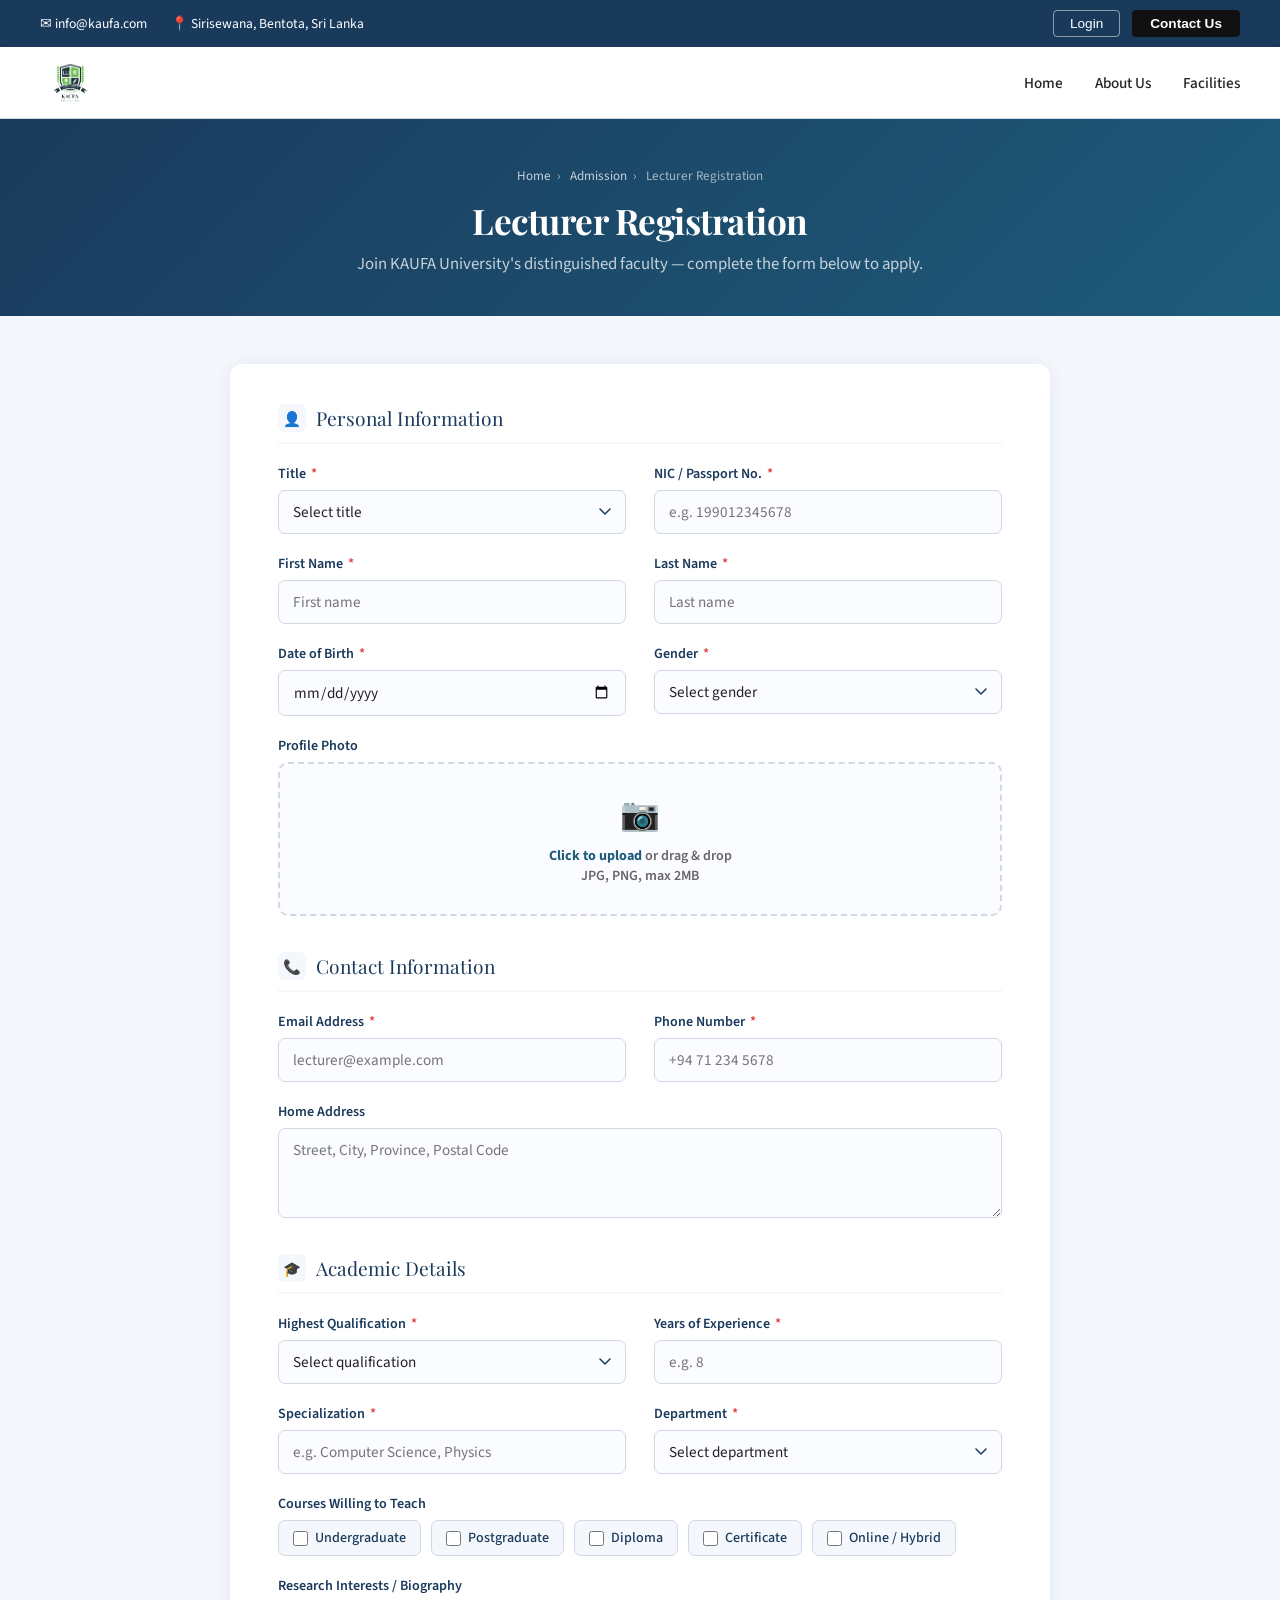
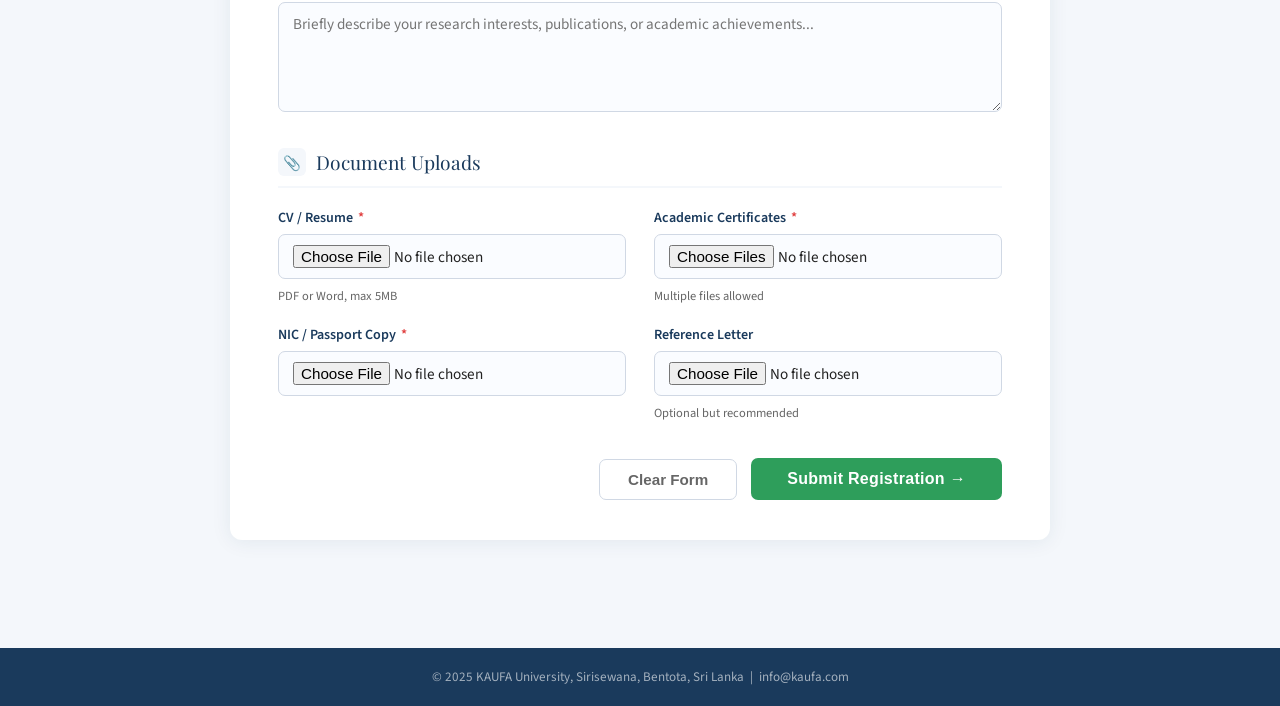
<file: lecadmission.html>
<!DOCTYPE html>
<html lang="en">

<head>
  <meta charset="UTF-8" />
  <meta name="viewport" content="width=device-width, initial-scale=1.0" />
  <title>Lecturer Registration – KAUFA University</title>
  <link
    href="https://fonts.googleapis.com/css2?family=Playfair+Display:wght@600;700&family=Source+Sans+3:wght@300;400;500;600&display=swap"
    rel="stylesheet" />
  <link rel="icon" type="image/png" href="2.png">
  <style>
    *,
    *::before,
    *::after {
      box-sizing: border-box;
      margin: 0;
      padding: 0;
    }

    :root {
      --navy: #1a3a5c;
      --teal: #1e5b7a;
      --green: #2e9e5b;
      --green-dark: #227a45;
      --light-bg: #f4f7fb;
      --text: #222;
      --muted: #666;
      --border: #d0d8e4;
    }

    body {
      font-family: 'Source Sans 3', sans-serif;
      background: var(--light-bg);
      color: var(--text);
      min-height: 100vh;
    }

    /* ── Top Bar ── */
    .topbar {
      background: var(--navy);
      color: #fff;
      font-size: 0.85rem;
      padding: 10px 40px;
      display: flex;
      justify-content: space-between;
      align-items: center;
    }

    .topbar .contact-info {
      display: flex;
      gap: 24px;
    }

    .topbar a {
      color: #fff;
      text-decoration: none;
    }

    .topbar .actions {
      display: flex;
      gap: 12px;
      align-items: center;
    }

    .topbar .btn-login {
      background: transparent;
      border: 1px solid rgba(255, 255, 255, 0.5);
      color: #fff;
      padding: 5px 16px;
      border-radius: 4px;
      cursor: pointer;
      font-size: 0.85rem;
    }

    .topbar .btn-contact {
      background: #111;
      color: #fff;
      border: none;
      padding: 6px 18px;
      border-radius: 4px;
      cursor: pointer;
      font-size: 0.85rem;
      font-weight: 600;
    }

    /* ── Navbar ── */
    nav {
      background: #fff;
      border-bottom: 1px solid var(--border);
      padding: 0 40px;
      display: flex;
      align-items: center;
      justify-content: space-between;
      height: 72px;
      box-shadow: 0 1px 6px rgba(0, 0, 0, 0.06);
    }

    .nav-logo {
      display: flex;
      align-items: center;
    }

    .logo-img {
      height: 60px;
      width: auto;
      display: block;
    }

    .nav-logo .logo-icon {
      width: 44px;
      height: 44px;
      background: url(1.png);
      border-radius: 8px;
      display: flex;
      align-items: center;
      justify-content: center;
      color: #fff;
      font-family: 'Playfair Display', serif;
      font-size: 1.1rem;
      font-weight: 700;
    }

    .nav-links {
      display: flex;
      gap: 32px;
    }

    .nav-links a {
      text-decoration: none;
      color: var(--text);
      font-size: 0.95rem;
      font-weight: 500;
      transition: color .2s;
    }

    .nav-links a:hover,
    .nav-links a.active {
      color: var(--navy);
      border-bottom: 2px solid var(--navy);
      padding-bottom: 2px;
    }

    .nav-search {
      display: flex;
      gap: 0;
    }

    .nav-search input {
      border: 1px solid var(--border);
      border-right: none;
      padding: 7px 14px;
      font-size: 0.9rem;
      border-radius: 4px 0 0 4px;
      outline: none;
    }

    .nav-search button {
      background: #fff;
      border: 1px solid var(--border);
      border-left: none;
      padding: 7px 16px;
      border-radius: 0 4px 4px 0;
      cursor: pointer;
      color: var(--navy);
      font-weight: 600;
      font-size: 0.9rem;
    }

    /* ── Page Hero ── */
    .page-hero {
      background: linear-gradient(135deg, var(--navy) 0%, var(--teal) 100%);
      color: #fff;
      padding: 48px 40px 40px;
      text-align: center;
    }

    .page-hero h1 {
      font-family: 'Playfair Display', serif;
      font-size: 2.2rem;
      letter-spacing: -0.5px;
    }

    .page-hero p {
      margin-top: 8px;
      color: rgba(255, 255, 255, 0.75);
      font-size: 1.05rem;
    }

    .breadcrumb {
      font-size: 0.82rem;
      color: rgba(255, 255, 255, 0.6);
      margin-bottom: 12px;
    }

    .breadcrumb a {
      color: rgba(255, 255, 255, 0.75);
      text-decoration: none;
    }

    .breadcrumb span {
      margin: 0 6px;
    }

    /* ── Main Content ── */
    .main {
      max-width: 860px;
      margin: 48px auto;
      padding: 0 20px 60px;
    }

    .card {
      background: #fff;
      border-radius: 12px;
      box-shadow: 0 2px 20px rgba(26, 58, 92, 0.08);
      padding: 40px 48px;
    }

    .section-title {
      font-family: 'Playfair Display', serif;
      font-size: 1.2rem;
      color: var(--navy);
      margin-bottom: 20px;
      padding-bottom: 10px;
      border-bottom: 2px solid var(--light-bg);
      display: flex;
      align-items: center;
      gap: 10px;
    }

    .section-title .icon {
      width: 28px;
      height: 28px;
      background: var(--light-bg);
      border-radius: 6px;
      display: flex;
      align-items: center;
      justify-content: center;
      font-size: 0.9rem;
    }

    .form-grid {
      display: grid;
      grid-template-columns: 1fr 1fr;
      gap: 20px 28px;
    }

    .form-grid .full {
      grid-column: 1 / -1;
    }

    .form-group {
      display: flex;
      flex-direction: column;
      gap: 6px;
    }

    label {
      font-size: 0.88rem;
      font-weight: 600;
      color: var(--navy);
    }

    label .req {
      color: #e03e3e;
      margin-left: 2px;
    }

    input,
    select,
    textarea {
      border: 1.5px solid var(--border);
      border-radius: 7px;
      padding: 10px 14px;
      font-size: 0.95rem;
      font-family: 'Source Sans 3', sans-serif;
      color: var(--text);
      background: #fafcff;
      transition: border-color .2s, box-shadow .2s;
      outline: none;
    }

    input:focus,
    select:focus,
    textarea:focus {
      border-color: var(--teal);
      box-shadow: 0 0 0 3px rgba(30, 91, 122, 0.1);
      background: #fff;
    }

    textarea {
      resize: vertical;
      min-height: 90px;
    }

    select {
      appearance: none;
      background-image: url("data:image/svg+xml,%3Csvg xmlns='http://www.w3.org/2000/svg' width='12' height='8' viewBox='0 0 12 8'%3E%3Cpath d='M1 1l5 5 5-5' stroke='%231a3a5c' stroke-width='1.5' fill='none' stroke-linecap='round'/%3E%3C/svg%3E");
      background-repeat: no-repeat;
      background-position: right 14px center;
      padding-right: 36px;
    }

    .hint {
      font-size: 0.78rem;
      color: var(--muted);
      margin-top: 2px;
    }

    /* Photo upload */
    .photo-upload {
      border: 2px dashed var(--border);
      border-radius: 10px;
      padding: 28px;
      text-align: center;
      cursor: pointer;
      transition: border-color .2s, background .2s;
      background: #fafcff;
    }

    .photo-upload:hover {
      border-color: var(--teal);
      background: #f0f6fb;
    }

    .photo-upload input[type="file"] {
      display: none;
    }

    .photo-upload .upload-icon {
      font-size: 2rem;
      margin-bottom: 8px;
    }

    .photo-upload p {
      font-size: 0.88rem;
      color: var(--muted);
    }

    .photo-upload strong {
      color: var(--teal);
    }

    /* Divider */
    .section-gap {
      margin-top: 36px;
    }

    /* Checkbox group */
    .checkbox-group {
      display: flex;
      flex-wrap: wrap;
      gap: 10px;
    }

    .checkbox-item {
      display: flex;
      align-items: center;
      gap: 7px;
      background: var(--light-bg);
      border: 1.5px solid var(--border);
      border-radius: 7px;
      padding: 7px 14px;
      cursor: pointer;
      font-size: 0.88rem;
      font-weight: 500;
      transition: border-color .2s, background .2s;
    }

    .checkbox-item input {
      width: 15px;
      height: 15px;
      accent-color: var(--teal);
    }

    .checkbox-item:hover {
      border-color: var(--teal);
      background: #eef5fb;
    }

    /* Actions */
    .form-actions {
      margin-top: 36px;
      display: flex;
      justify-content: flex-end;
      gap: 14px;
      align-items: center;
    }

    .btn-reset {
      background: transparent;
      border: 1.5px solid var(--border);
      color: var(--muted);
      padding: 11px 28px;
      border-radius: 7px;
      font-size: 0.95rem;
      font-weight: 600;
      cursor: pointer;
      transition: border-color .2s, color .2s;
    }

    .btn-reset:hover {
      border-color: var(--navy);
      color: var(--navy);
    }

    .btn-submit {
      background: var(--green);
      border: none;
      color: #fff;
      padding: 12px 36px;
      border-radius: 7px;
      font-size: 1rem;
      font-weight: 700;
      cursor: pointer;
      transition: background .2s, transform .1s;
      letter-spacing: 0.3px;
    }

    .btn-submit:hover {
      background: var(--green-dark);
      transform: translateY(-1px);
    }

    /* Success toast */
    .toast {
      display: none;
      position: fixed;
      bottom: 30px;
      right: 30px;
      background: var(--green);
      color: #fff;
      padding: 14px 24px;
      border-radius: 10px;
      font-weight: 600;
      font-size: 0.95rem;
      box-shadow: 0 6px 24px rgba(0, 0, 0, 0.15);
      animation: slideUp .3s ease;
      z-index: 999;
    }

    @keyframes slideUp {
      from {
        transform: translateY(20px);
        opacity: 0;
      }

      to {
        transform: translateY(0);
        opacity: 1;
      }
    }

    /* Footer */
    footer {
      background: var(--navy);
      color: rgba(255, 255, 255, 0.6);
      text-align: center;
      font-size: 0.82rem;
      padding: 20px 40px;
    }

    @media (max-width: 640px) {
      .form-grid {
        grid-template-columns: 1fr;
      }

      .card {
        padding: 28px 22px;
      }

      .topbar .contact-info {
        display: none;
      }
    }
  </style>
</head>

<body>

  <!-- Top Bar -->
  <div class="topbar">
    <div class="contact-info">
      <span>✉ info@kaufa.com</span>
      <span>📍 Sirisewana, Bentota, Sri Lanka</span>
    </div>
    <div class="actions">
      <button class="btn-login">Login</button>
      <button class="btn-contact">Contact Us</button>
    </div>
  </div>

  <!-- Navbar -->
  <nav >
    <div class="nav-logo">
      <img src="1.png" alt="KAUFA University Logo" class="logo-img">
    </div>
    </div>
    <div class="nav-links">
      <a href="main.html#home">Home</a>
      <a href="main.html#about">About Us</a>
      <a href="main.html#gallery-section">Facilities</a>
    </div>
  </nav>

  <!-- Hero -->
  <div class="page-hero">
    <div class="breadcrumb">
      <a href="#">Home</a><span>›</span>
      <a href="#">Admission</a><span>›</span>
      Lecturer Registration
    </div>
    <h1>Lecturer Registration</h1>
    <p>Join KAUFA University's distinguished faculty — complete the form below to apply.</p>
  </div>

  <!-- Form -->
  <div class="main">
    <div class="card">
      <form id="regForm" novalidate>

        <!-- Personal Information -->
        <div class="section-title">
          <span class="icon">👤</span> Personal Information
        </div>
        <div class="form-grid">
          <div class="form-group">
            <label>Title <span class="req">*</span></label>
            <select required>
              <option value="">Select title</option>
              <option>Dr.</option>
              <option>Prof.</option>
              <option>Mr.</option>
              <option>Mrs.</option>
              <option>Ms.</option>
            </select>
          </div>
          <div class="form-group">
            <label>NIC / Passport No. <span class="req">*</span></label>
            <input type="text" placeholder="e.g. 199012345678" required />
          </div>
          <div class="form-group">
            <label>First Name <span class="req">*</span></label>
            <input type="text" placeholder="First name" required />
          </div>
          <div class="form-group">
            <label>Last Name <span class="req">*</span></label>
            <input type="text" placeholder="Last name" required />
          </div>
          <div class="form-group">
            <label>Date of Birth <span class="req">*</span></label>
            <input type="date" required />
          </div>
          <div class="form-group">
            <label>Gender <span class="req">*</span></label>
            <select required>
              <option value="">Select gender</option>
              <option>Male</option>
              <option>Female</option>
              <option>Prefer not to say</option>
            </select>
          </div>
          <div class="form-group full">
            <label>Profile Photo</label>
            <label class="photo-upload" for="photoInput">
              <input type="file" id="photoInput" accept="image/*" />
              <div class="upload-icon">📷</div>
              <p><strong>Click to upload</strong> or drag &amp; drop<br />JPG, PNG, max 2MB</p>
            </label>
          </div>
        </div>

        <!-- Contact Information -->
        <div class="section-gap">
          <div class="section-title">
            <span class="icon">📞</span> Contact Information
          </div>
          <div class="form-grid">
            <div class="form-group">
              <label>Email Address <span class="req">*</span></label>
              <input type="email" placeholder="lecturer@example.com" required />
            </div>
            <div class="form-group">
              <label>Phone Number <span class="req">*</span></label>
              <input type="tel" placeholder="+94 71 234 5678" required />
            </div>
            <div class="form-group full">
              <label>Home Address</label>
              <textarea placeholder="Street, City, Province, Postal Code"></textarea>
            </div>
          </div>
        </div>

        <!-- Academic Details -->
        <div class="section-gap">
          <div class="section-title">
            <span class="icon">🎓</span> Academic Details
          </div>
          <div class="form-grid">
            <div class="form-group">
              <label>Highest Qualification <span class="req">*</span></label>
              <select required>
                <option value="">Select qualification</option>
                <option>Bachelor's Degree</option>
                <option>Master's Degree</option>
                <option>M.Phil</option>
                <option>PhD</option>
                <option>Post-Doctoral</option>
              </select>
            </div>
            <div class="form-group">
              <label>Years of Experience <span class="req">*</span></label>
              <input type="number" min="0" max="50" placeholder="e.g. 8" required />
            </div>
            <div class="form-group">
              <label>Specialization <span class="req">*</span></label>
              <input type="text" placeholder="e.g. Computer Science, Physics" required />
            </div>
            <div class="form-group">
              <label>Department <span class="req">*</span></label>
              <select required>
                <option value="">Select department</option>
                <option>Faculty of Technology</option>
                <option>Faculty of Science</option>
                <option>Faculty of Management</option>
                <option>Faculty of Engineering</option>
                <option>Faculty of Arts</option>
                <option>Faculty of Medicine</option>
              </select>
            </div>
            <div class="form-group full">
              <label>Courses Willing to Teach</label>
              <div class="checkbox-group">
                <label class="checkbox-item"><input type="checkbox" /> Undergraduate</label>
                <label class="checkbox-item"><input type="checkbox" /> Postgraduate</label>
                <label class="checkbox-item"><input type="checkbox" /> Diploma</label>
                <label class="checkbox-item"><input type="checkbox" /> Certificate</label>
                <label class="checkbox-item"><input type="checkbox" /> Online / Hybrid</label>
              </div>
            </div>
            <div class="form-group full">
              <label>Research Interests / Biography</label>
              <textarea
                placeholder="Briefly describe your research interests, publications, or academic achievements..."
                style="min-height:110px;"></textarea>
            </div>
          </div>
        </div>

        <!-- Documents -->
        <div class="section-gap">
          <div class="section-title">
            <span class="icon">📎</span> Document Uploads
          </div>
          <div class="form-grid">
            <div class="form-group">
              <label>CV / Resume <span class="req">*</span></label>
              <input type="file" accept=".pdf,.doc,.docx" />
              <span class="hint">PDF or Word, max 5MB</span>
            </div>
            <div class="form-group">
              <label>Academic Certificates <span class="req">*</span></label>
              <input type="file" accept=".pdf,.jpg,.png" multiple />
              <span class="hint">Multiple files allowed</span>
            </div>
            <div class="form-group">
              <label>NIC / Passport Copy <span class="req">*</span></label>
              <input type="file" accept=".pdf,.jpg,.png" />
            </div>
            <div class="form-group">
              <label>Reference Letter</label>
              <input type="file" accept=".pdf,.doc,.docx" />
              <span class="hint">Optional but recommended</span>
            </div>
          </div>
        </div>

        <!-- Actions -->
        <div class="form-actions">
          <button type="reset" class="btn-reset">Clear Form</button>
          <button type="submit" class="btn-submit">Submit Registration →</button>
        </div>

      </form>
    </div>
  </div>

  <!-- Toast -->
  <div class="toast" id="toast">✅ Registration submitted successfully!</div>

  <!-- Footer -->
  <footer>
    &copy; 2025 KAUFA University, Sirisewana, Bentota, Sri Lanka &nbsp;|&nbsp; info@kaufa.com
  </footer>

  <script>
    // Photo upload preview label
    document.getElementById('photoInput').addEventListener('change', function () {
      const label = this.closest('.photo-upload');
      if (this.files.length) {
        label.querySelector('p').innerHTML = `<strong>${this.files[0].name}</strong> selected`;
      }
    });

    // Form submit
    document.getElementById('regForm').addEventListener('submit', function (e) {
      e.preventDefault();
      const toast = document.getElementById('toast');
      toast.style.display = 'block';
      setTimeout(() => { toast.style.display = 'none'; }, 3500);
      this.reset();
    });
  </script>
</body>

</html>
</file>
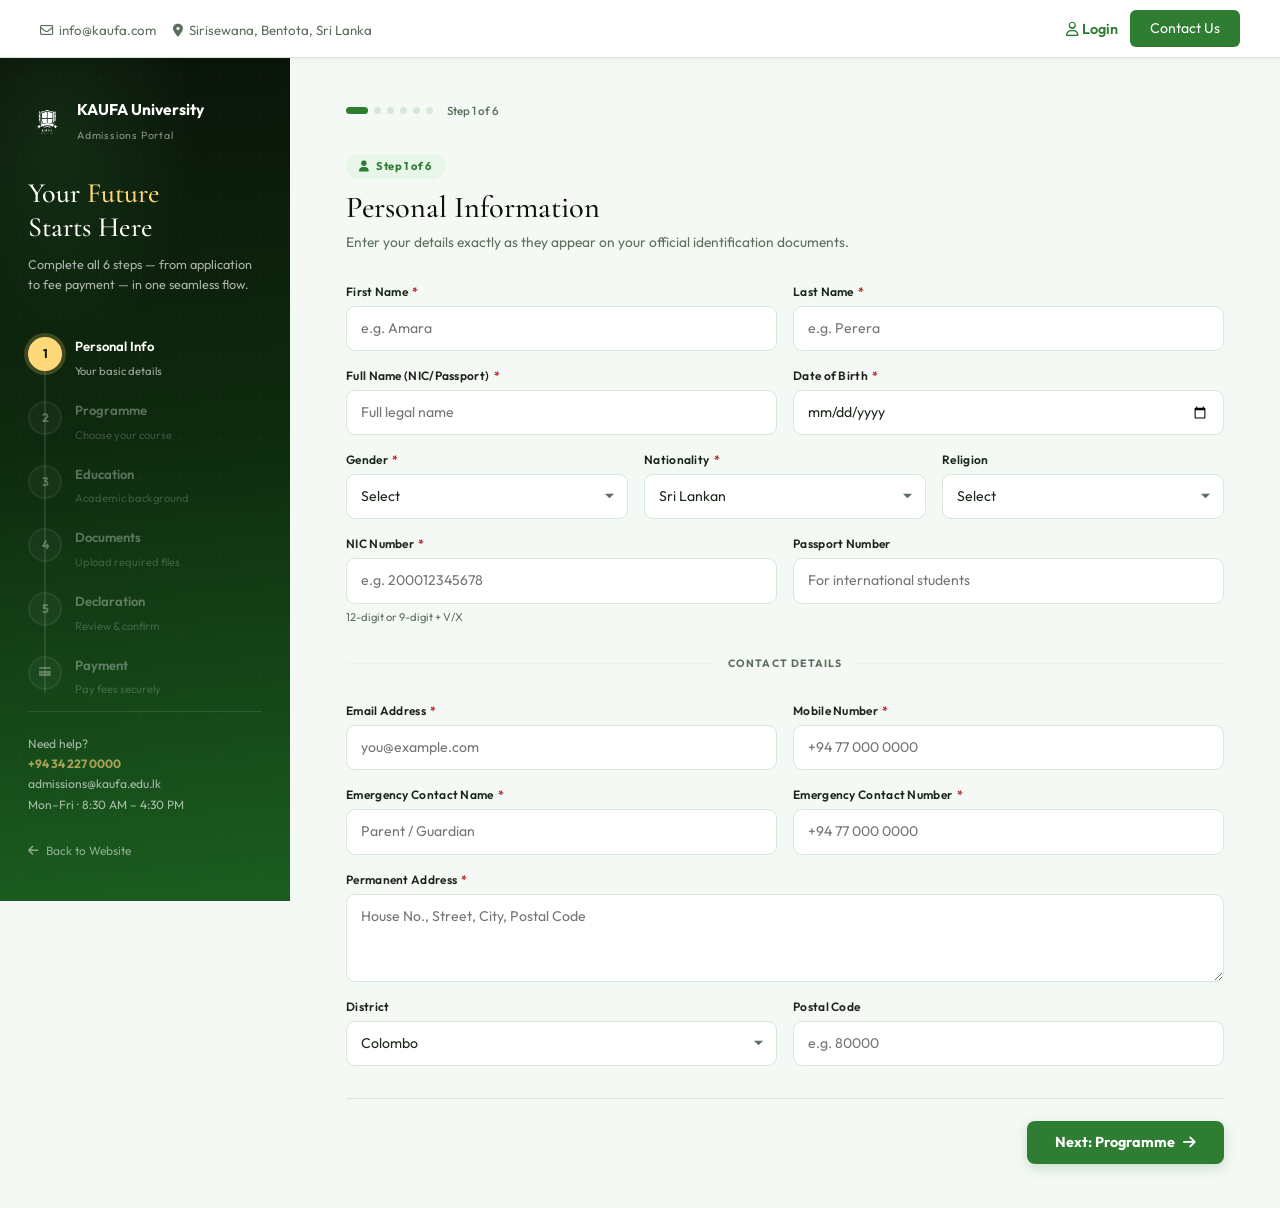
<file: stdadmission.html>
<!DOCTYPE html>
<html lang="en">
<head>
    <meta charset="UTF-8">
    <meta name="viewport" content="width=device-width, initial-scale=1.0">
    <title>Student Admission & Payment - KAUFA University</title>

    <link rel="stylesheet" href="https://cdnjs.cloudflare.com/ajax/libs/font-awesome/6.5.2/css/all.min.css">
    <link rel="icon" type="image/png" href="2.png">
    <link href="https://cdn.jsdelivr.net/npm/bootstrap@5.3.8/dist/css/bootstrap.min.css" rel="stylesheet"
        integrity="sha384-sRIl4kxILFvY47J16cr9ZwB07vP4J8+LH7qKQnuqkuIAvNWLzeN8tE5YBujZqJLB" crossorigin="anonymous">
    <link href="https://fonts.googleapis.com/css2?family=Cormorant+Garamond:ital,wght@0,400;0,600;0,700;1,400&family=Outfit:wght@300;400;500;600;700&display=swap" rel="stylesheet">

    <style>
        :root {
            --green:       #2e7d32;
            --green-dark:  #1b5e20;
            --green-light: #4caf50;
            --green-pale:  #e8f5e9;
            --green-mid:   #a5d6a7;
            --gold:        #c8942a;
            --gold-light:  #ffd87a;
            --dark:        #0a140a;
            --text:        #1a271a;
            --muted:       #5c6e5c;
            --border:      #d8e8d8;
            --bg:          #f5f9f5;
            --card:        #ffffff;
            --error:       #b71c1c;
            --orange:      #e65100;
            --orange-pale: #fff3e0;
        }
        *, *::before, *::after { box-sizing: border-box; margin: 0; padding: 0; }
        body { font-family: 'Outfit', sans-serif; background: var(--bg); color: var(--text); min-height: 100vh; }

        /* ── HEADER ── */
        header {
            background: #fff; display: flex; justify-content: space-between;
            align-items: center; padding: 10px 40px;
            border-bottom: 1px solid var(--border);
            position: sticky; top: 0; z-index: 200;
            box-shadow: 0 2px 8px rgba(0,0,0,.04);
        }
        .mail-location a { color: var(--muted); text-decoration: none; font-size: .83rem; margin-right: 14px; }
        .mail-location a:hover { color: var(--green); }
        .header-buttons { display: flex; gap: 12px; align-items: center; }
        .login-btn a { text-decoration: none; color: var(--green); font-weight: 600; font-size: .9rem; }
        .contact-btn { background: var(--green); color: #fff; border: none; padding: 8px 20px; border-radius: 6px; cursor: pointer; font-size: .88rem; font-family: 'Outfit', sans-serif; transition: background .2s; }
        .contact-btn:hover { background: var(--green-dark); }

        /* ── SHELL ── */
        .shell { display: grid; grid-template-columns: 290px 1fr; min-height: calc(100vh - 57px); }

        /* ── SIDEBAR ── */
        .sidebar {
            background: linear-gradient(175deg, var(--dark) 0%, #0e2a0e 45%, var(--green-dark) 100%);
            color: #fff; padding: 40px 28px;
            position: sticky; top: 57px;
            height: calc(100vh - 57px); overflow-y: auto;
            display: flex; flex-direction: column;
        }
        .sidebar::-webkit-scrollbar { width: 3px; }
        .sidebar::-webkit-scrollbar-thumb { background: rgba(255,255,255,.15); border-radius: 4px; }
        .sidebar::before {
            content: ''; position: absolute; inset: 0; pointer-events: none;
            background:
                radial-gradient(ellipse 80% 40% at 20% 10%, rgba(76,175,80,.12) 0%, transparent 60%),
                url("data:image/svg+xml,%3Csvg width='40' height='40' viewBox='0 0 40 40' xmlns='http://www.w3.org/2000/svg'%3E%3Ccircle cx='20' cy='20' r='1' fill='%23fff' fill-opacity='0.04'/%3E%3C/svg%3E");
        }
        .sb-logo { display: flex; align-items: center; gap: 11px; margin-bottom: 32px; position: relative; }
        .sb-logo img { height: 38px; filter: brightness(0) invert(1); }
        .sb-logo strong { font-size: .97rem; display: block; }
        .sb-logo small { font-size: .66rem; opacity: .5; letter-spacing: .8px; }
        .sb-headline { font-family: 'Cormorant Garamond', serif; font-size: 1.75rem; line-height: 1.2; margin-bottom: 9px; position: relative; }
        .sb-headline em { font-style: normal; color: var(--gold-light); }
        .sb-desc { font-size: .79rem; opacity: .65; line-height: 1.65; margin-bottom: 32px; position: relative; }

        /* Step tracker */
        .tracker { display: flex; flex-direction: column; position: relative; flex: 1; }
        .tracker::before { content: ''; position: absolute; left: 16px; top: 18px; bottom: 18px; width: 2px; background: rgba(255,255,255,.1); }
        .trk-item { display: flex; align-items: flex-start; gap: 13px; padding: 10px 0; cursor: pointer; transition: opacity .2s; }
        .trk-item.inactive { opacity: .32; }
        .trk-dot {
            width: 34px; height: 34px; border-radius: 50%;
            background: rgba(255,255,255,.1); border: 2px solid rgba(255,255,255,.18);
            display: flex; align-items: center; justify-content: center;
            font-size: .76rem; font-weight: 700; flex-shrink: 0; z-index: 1; transition: all .3s;
        }
        .trk-item.active  .trk-dot { background: var(--gold-light); border-color: var(--gold-light); color: var(--dark); box-shadow: 0 0 0 4px rgba(255,216,122,.2); }
        .trk-item.done    .trk-dot { background: rgba(255,255,255,.9); border-color: #fff; color: var(--green); }
        .trk-text strong { display: block; font-size: .82rem; font-weight: 600; }
        .trk-text span   { font-size: .7rem; opacity: .6; }

        .sb-footer { margin-top: auto; padding-top: 22px; border-top: 1px solid rgba(255,255,255,.1); position: relative; }
        .sb-help { font-size: .75rem; opacity: .62; line-height: 1.7; }
        .sb-help strong { color: var(--gold-light); }
        .sb-back { display: inline-flex; align-items: center; gap: 7px; color: rgba(255,255,255,.5); text-decoration: none; font-size: .75rem; margin-top: 11px; transition: color .2s; }
        .sb-back:hover { color: #fff; }

        /* ── RIGHT PANEL ── */
        .rpanel { padding: 44px 56px; overflow-y: auto; }

        /* Progress dots */
        .pdots { display: flex; align-items: center; gap: 6px; margin-bottom: 32px; }
        .pd { width: 7px; height: 7px; border-radius: 50%; background: var(--border); transition: all .3s; }
        .pd.done   { background: var(--green-mid); }
        .pd.active { background: var(--green); width: 22px; border-radius: 4px; }
        .pd.pay.active { background: var(--gold); }
        .pd-lbl { margin-left: 8px; font-size: .73rem; color: var(--muted); font-weight: 500; }

        /* Form views */
        .fview { display: none; animation: fsIn .36s ease; }
        .fview.active { display: block; }
        @keyframes fsIn { from { opacity: 0; transform: translateX(16px); } to { opacity: 1; transform: translateX(0); } }

        /* Section header */
        .sh { margin-bottom: 30px; }
        .sh-badge { display: inline-flex; align-items: center; gap: 7px; background: var(--green-pale); color: var(--green); font-size: .7rem; font-weight: 700; padding: 4px 13px; border-radius: 50px; letter-spacing: .4px; margin-bottom: 11px; }
        .sh-badge.pay { background: var(--orange-pale); color: var(--orange); }
        .sh h2 { font-family: 'Cormorant Garamond', serif; font-size: 1.9rem; color: var(--dark); margin-bottom: 5px; }
        .sh p  { color: var(--muted); font-size: .86rem; line-height: 1.6; }

        /* Grid rows */
        .fr2 { display: grid; grid-template-columns: 1fr 1fr;     gap: 16px; margin-bottom: 16px; }
        .fr3 { display: grid; grid-template-columns: 1fr 1fr 1fr; gap: 16px; margin-bottom: 16px; }
        .fr1 { display: grid; grid-template-columns: 1fr;         gap: 16px; margin-bottom: 16px; }

        /* Form group */
        .fg { display: flex; flex-direction: column; gap: 5px; }
        .fg label { font-size: .75rem; font-weight: 600; color: var(--text); letter-spacing: .3px; }
        .fg label .req { color: var(--error); margin-left: 2px; }
        .fg input, .fg select, .fg textarea {
            padding: 11px 14px; border: 1.5px solid var(--border); border-radius: 9px;
            font-size: .88rem; font-family: 'Outfit', sans-serif; color: var(--text);
            background: #fff; outline: none; width: 100%; transition: border-color .2s, box-shadow .2s;
        }
        .fg input:focus, .fg select:focus, .fg textarea:focus { border-color: var(--green-light); box-shadow: 0 0 0 3px rgba(76,175,80,.1); }
        .fg textarea { resize: vertical; min-height: 88px; }
        .fg select { appearance: none; background-image: url("data:image/svg+xml,%3Csvg xmlns='http://www.w3.org/2000/svg' width='11' height='11' viewBox='0 0 12 12'%3E%3Cpath fill='%235c6e5c' d='M6 8L1 3h10z'/%3E%3C/svg%3E"); background-repeat: no-repeat; background-position: right 12px center; }
        .hint { font-size: .7rem; color: var(--muted); }

        /* Divider */
        .divider { display: flex; align-items: center; gap: 11px; margin: 22px 0; }
        .divider hr { flex: 1; border: none; border-top: 1px solid var(--border); }
        .divider span { font-size: .66rem; font-weight: 700; color: var(--muted); letter-spacing: 1.2px; text-transform: uppercase; white-space: nowrap; }

        /* Radio pills */
        .rpills { display: flex; gap: 9px; flex-wrap: wrap; }
        .rpill { display: flex; align-items: center; gap: 7px; padding: 9px 16px; border: 1.5px solid var(--border); border-radius: 8px; cursor: pointer; font-size: .83rem; font-weight: 500; transition: all .2s; }
        .rpill:hover { border-color: var(--green-mid); }
        .rpill.sel { border-color: var(--green); background: var(--green-pale); color: var(--green); }
        .rpill input { accent-color: var(--green); }

        /* Course cards */
        .cpick-grid { display: grid; grid-template-columns: 1fr 1fr; gap: 12px; margin-bottom: 18px; }
        .cpc { border: 2px solid var(--border); border-radius: 13px; padding: 15px; cursor: pointer; transition: all .22s; position: relative; }
        .cpc:hover { border-color: var(--green-mid); }
        .cpc.sel { border-color: var(--green); background: var(--green-pale); }
        .cpc input { position: absolute; top: 12px; right: 12px; accent-color: var(--green); width: 15px; height: 15px; }
        .cpc-ic { font-size: 1.4rem; margin-bottom: 7px; }
        .cpc h4 { font-size: .85rem; font-weight: 700; color: var(--dark); margin-bottom: 3px; }
        .cpc p  { font-size: .73rem; color: var(--muted); line-height: 1.4; }
        .cpc .dur { font-size: .68rem; font-weight: 700; color: var(--green); margin-top: 6px; }

        /* Check options */
        .chk-grid { display: grid; grid-template-columns: 1fr 1fr; gap: 8px; }
        .chkopt { display: flex; align-items: center; gap: 8px; padding: 8px 12px; border: 1.5px solid var(--border); border-radius: 8px; cursor: pointer; font-size: .81rem; transition: all .2s; }
        .chkopt:hover { border-color: var(--green-mid); }
        .chkopt input { accent-color: var(--green); }

        /* Upload */
        .upzone { border: 2px dashed var(--border); border-radius: 12px; padding: 24px; text-align: center; cursor: pointer; transition: all .22s; background: #fafcfa; }
        .upzone:hover { border-color: var(--green-light); background: var(--green-pale); }
        .upzone i { font-size: 1.6rem; color: var(--green-mid); display: block; margin-bottom: 9px; }
        .upzone h4 { font-size: .85rem; font-weight: 600; margin-bottom: 3px; }
        .upzone p  { font-size: .73rem; color: var(--muted); }
        .upzone input { display: none; }
        .upbtn { display: inline-block; margin-top: 11px; background: var(--green); color: #fff; padding: 7px 18px; border-radius: 7px; font-size: .77rem; font-weight: 600; cursor: pointer; transition: background .2s; }
        .upbtn:hover { background: var(--green-dark); }
        .upfile { display: none; align-items: center; gap: 10px; background: var(--green-pale); border: 1.5px solid var(--green-mid); border-radius: 9px; padding: 10px 14px; margin-top: 9px; }
        .upfile i { color: var(--green); }
        .upfile span { flex: 1; font-size: .82rem; font-weight: 500; }
        .upfile button { background: none; border: none; color: var(--muted); cursor: pointer; }

        /* Declaration */
        .decl { background: #f0f7f0; border: 1.5px solid var(--green-mid); border-radius: 13px; padding: 20px; margin-bottom: 20px; }
        .decl h4 { font-size: .86rem; font-weight: 700; color: var(--dark); margin-bottom: 9px; }
        .decl p  { font-size: .79rem; color: var(--muted); line-height: 1.68; }
        .sig-wrap { margin-top: 16px; border: 1.5px dashed var(--border); border-radius: 8px; padding: 16px; background: #fff; text-align: center; }
        .sig-wrap p { font-size: .73rem; color: var(--muted); margin-bottom: 9px; }
        .sig-inp { font-family: 'Cormorant Garamond', serif !important; font-size: 1.25rem !important; text-align: center; border: none !important; border-bottom: 2px solid var(--border) !important; border-radius: 0 !important; padding: 5px !important; width: 100%; }
        .sig-inp:focus { border-bottom-color: var(--green) !important; box-shadow: none !important; outline: none; }

        /* Nav */
        .fnav { display: flex; justify-content: space-between; align-items: center; margin-top: 32px; padding-top: 22px; border-top: 1px solid var(--border); }
        .btn-back { display: flex; align-items: center; gap: 7px; background: none; border: 1.5px solid var(--border); padding: 10px 20px; border-radius: 8px; font-size: .86rem; font-weight: 600; color: var(--muted); cursor: pointer; font-family: 'Outfit', sans-serif; transition: all .2s; }
        .btn-back:hover { border-color: var(--green); color: var(--green); }
        .btn-fwd  { display: flex; align-items: center; gap: 8px; background: var(--green); color: #fff; border: none; padding: 11px 28px; border-radius: 8px; font-size: .9rem; font-weight: 700; cursor: pointer; font-family: 'Outfit', sans-serif; transition: all .22s; box-shadow: 0 4px 14px rgba(46,125,50,.22); }
        .btn-fwd:hover { background: var(--green-dark); transform: translateX(3px); }
        .btn-gold { background: linear-gradient(135deg, var(--gold), var(--gold-light)); color: var(--dark); box-shadow: 0 4px 14px rgba(200,148,42,.28); }
        .btn-gold:hover { filter: brightness(1.06); transform: none; }

        /* ═════════════════════════════
           PAYMENT STEP
        ═════════════════════════════ */
        .pay-layout { display: grid; grid-template-columns: 1fr 290px; gap: 26px; align-items: start; }

        /* Fee summary */
        .fee-box { background: var(--bg); border-radius: 12px; padding: 16px; margin-bottom: 22px; }
        .fee-ln { display: flex; justify-content: space-between; padding: 7px 0; font-size: .86rem; }
        .fee-ln .fl { color: var(--muted); }
        .fee-ln .fv { font-weight: 600; }
        .fee-ln.tot { border-top: 1px solid var(--border); margin-top: 5px; padding-top: 12px; }
        .fee-ln.tot .fl { font-weight: 700; color: var(--dark); font-size: .91rem; }
        .fee-ln.tot .fv { font-family: 'Cormorant Garamond', serif; font-size: 1.2rem; color: var(--green); }

        /* Installment */
        .inst-tog { display: flex; align-items: center; gap: 11px; padding: 12px 14px; background: var(--bg); border: 1.5px solid var(--border); border-radius: 10px; cursor: pointer; transition: border-color .2s; margin-bottom: 16px; }
        .inst-tog:hover { border-color: var(--green-mid); }
        .tog-sw { width: 38px; height: 21px; background: var(--border); border-radius: 50px; position: relative; transition: background .2s; flex-shrink: 0; }
        .tog-sw::after { content: ''; position: absolute; width: 15px; height: 15px; background: #fff; border-radius: 50%; top: 3px; left: 3px; transition: transform .2s; box-shadow: 0 1px 3px rgba(0,0,0,.2); }
        .tog-sw.on { background: var(--green); }
        .tog-sw.on::after { transform: translateX(17px); }
        .tog-txt h4 { font-size: .84rem; font-weight: 700; color: var(--dark); }
        .tog-txt p  { font-size: .72rem; color: var(--muted); }
        .inst-plans { display: none; flex-direction: column; gap: 8px; margin-bottom: 16px; }
        .inst-plans.show { display: flex; }
        .iplan { border: 1.5px solid var(--border); border-radius: 10px; padding: 12px 14px; cursor: pointer; display: flex; align-items: center; gap: 11px; transition: all .2s; }
        .iplan:hover { border-color: var(--green-mid); }
        .iplan.sel { border-color: var(--green); background: var(--green-pale); }
        .iplan input { accent-color: var(--green); flex-shrink: 0; }
        .iplan-info h4 { font-size: .83rem; font-weight: 700; color: var(--dark); }
        .iplan-info p  { font-size: .73rem; color: var(--muted); margin-top: 2px; }
        .iplan .ibadge { margin-left: auto; font-size: .66rem; font-weight: 700; padding: 3px 8px; border-radius: 50px; white-space: nowrap; }
        .ib-free { background: var(--green-pale); color: var(--green); }
        .ib-fee  { background: var(--orange-pale); color: var(--orange); }

        /* Method tabs */
        .mtabs { display: flex; gap: 8px; margin-bottom: 20px; }
        .mtab { flex: 1; padding: 12px 7px; border: 2px solid var(--border); border-radius: 10px; text-align: center; cursor: pointer; transition: all .2s; background: #fff; }
        .mtab:hover { border-color: var(--green-mid); }
        .mtab.active { border-color: var(--green); background: var(--green-pale); }
        .mtab i { font-size: 1.15rem; color: var(--muted); display: block; margin-bottom: 4px; }
        .mtab.active i { color: var(--green); }
        .mtab span { font-size: .73rem; font-weight: 600; }

        /* Card visual */
        .card-vis {
            width: 100%; height: 178px; border-radius: 15px;
            background: linear-gradient(135deg, #0a1a0a, #173317, #1b5e20);
            position: relative; overflow: hidden; padding: 22px 24px;
            color: #fff; margin-bottom: 20px;
            box-shadow: 0 10px 32px rgba(0,0,0,.22);
        }
        .card-vis::before { content: ''; position: absolute; top: -28px; right: -28px; width: 140px; height: 140px; background: rgba(255,255,255,.04); border-radius: 50%; }
        .card-vis::after  { content: ''; position: absolute; bottom: -45px; left: -18px; width: 160px; height: 160px; background: rgba(76,175,80,.08); border-radius: 50%; }
        .cv-chip { width: 36px; height: 26px; background: linear-gradient(135deg,#c8942a,#ffd87a); border-radius: 4px; margin-bottom: 16px; position: relative; z-index: 1; }
        .cv-num  { font-family: 'Cormorant Garamond', serif; font-size: 1rem; letter-spacing: 3px; margin-bottom: 14px; position: relative; z-index: 1; opacity: .9; }
        .cv-bot  { display: flex; justify-content: space-between; position: relative; z-index: 1; }
        .cv-lbl  { font-size: .56rem; opacity: .45; letter-spacing: 1px; text-transform: uppercase; }
        .cv-val  { font-size: .8rem; font-weight: 600; margin-top: 2px; }
        .cv-brand { position: absolute; bottom: 16px; right: 18px; z-index: 1; font-family: 'Cormorant Garamond', serif; font-size: 1.2rem; font-style: italic; opacity: .88; }

        /* Input icon wrapper */
        .ii-wrap { position: relative; }
        .ii-wrap i { position: absolute; right: 12px; top: 50%; transform: translateY(-50%); color: var(--muted); font-size: .82rem; }
        .ii-wrap input { padding-right: 36px; }

        /* Bank info */
        .bank-box { background: var(--green-pale); border: 1.5px solid var(--green-mid); border-radius: 12px; padding: 18px; margin-bottom: 14px; }
        .bank-box h4 { font-size: .88rem; font-weight: 700; margin-bottom: 12px; color: var(--dark); }
        .brow { display: flex; justify-content: space-between; align-items: center; padding: 8px 0; border-bottom: 1px solid rgba(165,214,167,.4); font-size: .84rem; }
        .brow:last-child { border-bottom: none; }
        .brow .bl { color: var(--muted); }
        .brow .bv { font-weight: 700; }
        .copybtn { background: none; border: 1px solid var(--border); color: var(--muted); padding: 2px 8px; border-radius: 5px; font-size: .66rem; cursor: pointer; font-family: 'Outfit', sans-serif; transition: all .2s; }
        .copybtn:hover { border-color: var(--green); color: var(--green); }

        /* Office steps */
        .off-wrap { background: var(--bg); border-radius: 12px; padding: 20px; margin-bottom: 14px; }
        .off-step { display: flex; gap: 12px; align-items: flex-start; margin-bottom: 15px; }
        .off-step:last-child { margin-bottom: 0; }
        .off-num { width: 28px; height: 28px; border-radius: 50%; background: var(--green); color: #fff; display: flex; align-items: center; justify-content: center; font-size: .76rem; font-weight: 700; flex-shrink: 0; }
        .off-step h4 { font-size: .84rem; font-weight: 700; color: var(--dark); margin-bottom: 2px; }
        .off-step p  { font-size: .77rem; color: var(--muted); line-height: 1.5; }

        /* Pay button */
        .pay-btn { width: 100%; padding: 14px; background: linear-gradient(135deg, var(--green-dark), var(--green)); color: #fff; border: none; border-radius: 10px; font-size: .94rem; font-weight: 700; cursor: pointer; font-family: 'Outfit', sans-serif; transition: all .28s; box-shadow: 0 5px 16px rgba(46,125,50,.26); display: flex; align-items: center; justify-content: center; gap: 8px; margin-top: 6px; }
        .pay-btn:hover { transform: translateY(-2px); box-shadow: 0 9px 24px rgba(46,125,50,.36); }
        .sec-note { display: flex; align-items: center; gap: 6px; justify-content: center; font-size: .71rem; color: var(--muted); margin-top: 11px; }
        .sec-note i { color: var(--green); }

        /* Order summary sidebar */
        .ord-card { background: var(--dark); border-radius: 15px; overflow: hidden; }
        .ord-head { background: rgba(255,255,255,.05); padding: 16px 18px; border-bottom: 1px solid rgba(255,255,255,.07); }
        .ord-head h3 { font-family: 'Cormorant Garamond', serif; font-size: .97rem; color: #fff; }
        .ord-head p  { font-size: .68rem; color: rgba(255,255,255,.38); margin-top: 2px; }
        .ord-body { padding: 16px 18px; }
        .ord-stu { display: flex; align-items: center; gap: 10px; padding-bottom: 12px; border-bottom: 1px solid rgba(255,255,255,.07); margin-bottom: 12px; }
        .ord-av  { width: 38px; height: 38px; border-radius: 50%; background: rgba(76,175,80,.18); display: flex; align-items: center; justify-content: center; color: var(--green-light); font-size: .95rem; flex-shrink: 0; }
        .ord-stu h4 { font-size: .84rem; font-weight: 700; color: #fff; }
        .ord-stu p  { font-size: .69rem; color: rgba(255,255,255,.4); }
        .ord-ln { display: flex; justify-content: space-between; padding: 7px 0; border-bottom: 1px solid rgba(255,255,255,.05); font-size: .79rem; }
        .ord-ln:last-of-type { border-bottom: none; }
        .ord-ln .ol { color: rgba(255,255,255,.45); }
        .ord-ln .ov { color: #fff; font-weight: 600; }
        .ord-tot { background: linear-gradient(135deg, var(--green-dark), var(--green)); border-radius: 9px; padding: 12px 14px; display: flex; justify-content: space-between; align-items: center; margin-top: 12px; }
        .ord-tot .otl { font-size: .77rem; color: rgba(255,255,255,.75); }
        .ord-tot .otv { font-family: 'Cormorant Garamond', serif; font-size: 1.25rem; color: #fff; font-weight: 700; }
        .ord-badges { display: flex; flex-wrap: wrap; gap: 6px; margin-top: 12px; }
        .ob { display: flex; align-items: center; gap: 4px; font-size: .65rem; color: rgba(255,255,255,.4); background: rgba(255,255,255,.05); padding: 3px 8px; border-radius: 50px; }
        .ob i { color: var(--green-light); font-size: .62rem; }

        /* ── PROCESSING ── */
        .proc-wrap { background: var(--card); border-radius: 18px; box-shadow: 0 4px 24px rgba(0,0,0,.07); }
        .proc-inner { text-align: center; padding: 56px 40px; }
        .proc-ring { width: 68px; height: 68px; border-radius: 50%; border: 4px solid var(--green-pale); border-top-color: var(--green); animation: spin .9s linear infinite; margin: 0 auto 22px; }
        @keyframes spin { to { transform: rotate(360deg); } }
        .proc-inner h3 { font-family: 'Cormorant Garamond', serif; font-size: 1.35rem; color: var(--dark); margin-bottom: 7px; }
        .proc-inner p { color: var(--muted); font-size: .84rem; }
        .proc-steps { display: flex; flex-direction: column; gap: 8px; margin-top: 22px; text-align: left; max-width: 250px; margin-left: auto; margin-right: auto; }
        .pstep { display: flex; align-items: center; gap: 8px; font-size: .81rem; color: var(--muted); opacity: .3; transition: opacity .4s; }
        .pstep.done { opacity: 1; color: var(--green); }
        .pstep i { width: 15px; text-align: center; }

        /* ── RECEIPT ── */
        .receipt-wrap { display: none; }
        .receipt-wrap.active { display: block; animation: fsIn .45s ease; }
        .rec-hero { background: linear-gradient(135deg, var(--green-dark), var(--green)); border-radius: 17px; padding: 38px 32px; text-align: center; color: #fff; margin-bottom: 22px; position: relative; overflow: hidden; }
        .rec-hero::before { content: ''; position: absolute; inset: 0; background: url("data:image/svg+xml,%3Csvg width='48' height='48' viewBox='0 0 48 48' xmlns='http://www.w3.org/2000/svg'%3E%3Ccircle cx='24' cy='24' r='1' fill='%23fff' fill-opacity='0.05'/%3E%3C/svg%3E"); }
        .rec-chk { width: 66px; height: 66px; background: rgba(255,255,255,.15); border-radius: 50%; display: flex; align-items: center; justify-content: center; font-size: 1.8rem; margin: 0 auto 15px; animation: popIn .5s cubic-bezier(.4,0,.2,1); position: relative; }
        @keyframes popIn { from { transform: scale(.4); opacity: 0; } to { transform: scale(1); opacity: 1; } }
        .rec-hero h2 { font-family: 'Cormorant Garamond', serif; font-size: 1.75rem; margin-bottom: 5px; position: relative; }
        .rec-hero p  { opacity: .8; font-size: .86rem; position: relative; }
        .rec-ref { display: inline-block; background: rgba(255,255,255,.15); border: 1px solid rgba(255,255,255,.28); padding: 6px 20px; border-radius: 50px; font-size: .85rem; font-weight: 700; letter-spacing: 2px; margin-top: 11px; position: relative; }
        .rec-panel { background: var(--card); border-radius: 17px; box-shadow: 0 4px 24px rgba(0,0,0,.07); overflow: hidden; }
        .rec-ph { padding: 20px 26px; border-bottom: 1px solid var(--border); }
        .rec-ph h3 { font-family: 'Cormorant Garamond', serif; font-size: 1.05rem; color: var(--dark); }
        .rec-body { padding: 20px 26px; }
        .rec-row { display: flex; justify-content: space-between; padding: 8px 0; font-size: .84rem; border-bottom: 1px dashed var(--border); }
        .rec-row:last-child { border-bottom: none; }
        .rec-row .rl { color: var(--muted); }
        .rec-row .rv { font-weight: 600; color: var(--dark); }
        .rec-tot { background: var(--green-pale); border-radius: 10px; padding: 13px 16px; display: flex; justify-content: space-between; align-items: center; margin: 13px 0 18px; }
        .rec-tot .rtl { font-weight: 700; color: var(--dark); }
        .rec-tot .rtv { font-family: 'Cormorant Garamond', serif; font-size: 1.35rem; color: var(--green); font-weight: 700; }
        .rec-actions { display: flex; gap: 10px; flex-wrap: wrap; }
        .rbtn { flex: 1; min-width: 100px; padding: 10px 13px; border-radius: 8px; font-size: .81rem; font-weight: 700; cursor: pointer; font-family: 'Outfit', sans-serif; transition: all .2s; text-align: center; text-decoration: none; display: flex; align-items: center; justify-content: center; gap: 5px; border: none; }
        .rbtn.pri { background: var(--green); color: #fff; }
        .rbtn.pri:hover { background: var(--green-dark); color: #fff; }
        .rbtn.sec { background: none; color: var(--green); border: 1.5px solid var(--green); }
        .rbtn.sec:hover { background: var(--green-pale); }
        .rbtn.out { background: none; color: var(--muted); border: 1.5px solid var(--border); }
        .rbtn.out:hover { border-color: var(--green); color: var(--green); }

        .info-pill { display: inline-flex; align-items: center; gap: 6px; background: #e3f2fd; color: #1565c0; padding: 6px 13px; border-radius: 50px; font-size: .75rem; font-weight: 500; margin-bottom: 16px; }

        /* ── RESPONSIVE ── */
        @media (max-width: 1060px) { .pay-layout { grid-template-columns: 1fr; } .ord-card { display: none; } }
        @media (max-width: 880px)  { .shell { grid-template-columns: 1fr; } .sidebar { position: relative; height: auto; padding: 24px 20px; } .tracker { flex-direction: row; overflow-x: auto; gap: 4px; } .tracker::before { display: none; } .trk-item { flex-direction: column; align-items: center; text-align: center; min-width: 68px; } .trk-text span { display: none; } .sb-footer { display: none; } .rpanel { padding: 26px 20px; } }
        @media (max-width: 580px)  { header { flex-direction: column; gap: 8px; padding: 10px 16px; } .rpanel { padding: 20px 12px; } .fr2,.fr3 { grid-template-columns: 1fr; } .cpick-grid { grid-template-columns: 1fr; } .chk-grid { grid-template-columns: 1fr; } .mtabs { flex-wrap: wrap; } .rec-actions { flex-direction: column; } }
    </style>
</head>
<body>

<!-- ═══ HEADER ═══ -->
<header>
    <div class="mail-location">
        <a href="mailto:info@kaufa.com"><i class="fa-regular fa-envelope"></i>&nbsp; info@kaufa.com</a>
        <a href="#"><i class="fa-solid fa-location-dot"></i>&nbsp; Sirisewana, Bentota, Sri Lanka</a>
    </div>
    <div class="header-buttons">
        <div class="login-btn"><a href="login.html"><i class="fa-regular fa-user"></i> Login</a></div>
        <a href="main.html#contact-section"><button class="contact-btn">Contact Us</button></a>
    </div>
</header>

<div class="shell">

    <!-- ═══ SIDEBAR ═══ -->
    <nav class="sidebar">
        <div class="sb-logo">
            <img src="1.png" alt="KAUFA">
            <div>
                <strong>KAUFA University</strong>
                <small>Admissions Portal</small>
            </div>
        </div>
        <h1 class="sb-headline">Your <em>Future</em><br>Starts Here</h1>
        <p class="sb-desc">Complete all 6 steps — from application to fee payment — in one seamless flow.</p>

        <div class="tracker">
            <div class="trk-item active" data-step="1" onclick="jump(1)">
                <div class="trk-dot" id="dot-1">1</div>
                <div class="trk-text"><strong>Personal Info</strong><span>Your basic details</span></div>
            </div>
            <div class="trk-item inactive" data-step="2" onclick="jump(2)">
                <div class="trk-dot" id="dot-2">2</div>
                <div class="trk-text"><strong>Programme</strong><span>Choose your course</span></div>
            </div>
            <div class="trk-item inactive" data-step="3" onclick="jump(3)">
                <div class="trk-dot" id="dot-3">3</div>
                <div class="trk-text"><strong>Education</strong><span>Academic background</span></div>
            </div>
            <div class="trk-item inactive" data-step="4" onclick="jump(4)">
                <div class="trk-dot" id="dot-4">4</div>
                <div class="trk-text"><strong>Documents</strong><span>Upload required files</span></div>
            </div>
            <div class="trk-item inactive" data-step="5" onclick="jump(5)">
                <div class="trk-dot" id="dot-5">5</div>
                <div class="trk-text"><strong>Declaration</strong><span>Review & confirm</span></div>
            </div>
            <div class="trk-item inactive" data-step="6" onclick="jump(6)">
                <div class="trk-dot" id="dot-6"><i class="fa-solid fa-credit-card" style="font-size:.65rem"></i></div>
                <div class="trk-text"><strong>Payment</strong><span>Pay fees securely</span></div>
            </div>
        </div>

        <div class="sb-footer">
            <p class="sb-help">Need help?<br><strong>+94 34 227 0000</strong><br>admissions@kaufa.edu.lk<br>Mon–Fri · 8:30 AM – 4:30 PM</p>
            <a href="main.html" class="sb-back"><i class="fa-solid fa-arrow-left"></i> Back to Website</a>
        </div>
    </nav>

    <!-- ═══ RIGHT PANEL ═══ -->
    <div class="rpanel" id="rpanel">

        <!-- Progress dots -->
        <div class="pdots" id="pdots">
            <div class="pd active" id="pd-1"></div>
            <div class="pd" id="pd-2"></div>
            <div class="pd" id="pd-3"></div>
            <div class="pd" id="pd-4"></div>
            <div class="pd" id="pd-5"></div>
            <div class="pd pay" id="pd-6"></div>
            <span class="pd-lbl" id="pd-lbl">Step 1 of 6</span>
        </div>

        <!-- ══════════════════════════════
             STEP 1 · PERSONAL INFO
        ══════════════════════════════ -->
        <div class="fview active" id="v1">
            <div class="sh">
                <div class="sh-badge"><i class="fa-solid fa-user"></i> Step 1 of 6</div>
                <h2>Personal Information</h2>
                <p>Enter your details exactly as they appear on your official identification documents.</p>
            </div>

            <div class="fr2">
                <div class="fg"><label>First Name <span class="req">*</span></label><input type="text" id="firstName" placeholder="e.g. Amara"></div>
                <div class="fg"><label>Last Name <span class="req">*</span></label><input type="text" id="lastName" placeholder="e.g. Perera"></div>
            </div>
            <div class="fr2">
                <div class="fg"><label>Full Name (NIC/Passport) <span class="req">*</span></label><input type="text" placeholder="Full legal name"></div>
                <div class="fg"><label>Date of Birth <span class="req">*</span></label><input type="date" id="dob"></div>
            </div>
            <div class="fr3">
                <div class="fg"><label>Gender <span class="req">*</span></label><select><option value="">Select</option><option>Male</option><option>Female</option><option>Prefer not to say</option></select></div>
                <div class="fg"><label>Nationality <span class="req">*</span></label><select><option selected>Sri Lankan</option><option>Indian</option><option>British</option><option>Other</option></select></div>
                <div class="fg"><label>Religion</label><select><option value="">Select</option><option>Buddhist</option><option>Hindu</option><option>Christian</option><option>Islam</option><option>Other</option></select></div>
            </div>
            <div class="fr2">
                <div class="fg"><label>NIC Number <span class="req">*</span></label><input type="text" id="nic" placeholder="e.g. 200012345678"><span class="hint">12-digit or 9-digit + V/X</span></div>
                <div class="fg"><label>Passport Number</label><input type="text" placeholder="For international students"></div>
            </div>

            <div class="divider"><hr><span>Contact Details</span><hr></div>

            <div class="fr2">
                <div class="fg"><label>Email Address <span class="req">*</span></label><input type="email" id="email" placeholder="you@example.com"></div>
                <div class="fg"><label>Mobile Number <span class="req">*</span></label><input type="tel" id="phone" placeholder="+94 77 000 0000"></div>
            </div>
            <div class="fr2">
                <div class="fg"><label>Emergency Contact Name <span class="req">*</span></label><input type="text" placeholder="Parent / Guardian"></div>
                <div class="fg"><label>Emergency Contact Number <span class="req">*</span></label><input type="tel" placeholder="+94 77 000 0000"></div>
            </div>
            <div class="fr1">
                <div class="fg"><label>Permanent Address <span class="req">*</span></label><textarea placeholder="House No., Street, City, Postal Code"></textarea></div>
            </div>
            <div class="fr2">
                <div class="fg"><label>District</label><select><option>Colombo</option><option>Galle</option><option>Kalutara</option><option>Matara</option><option>Gampaha</option><option>Kandy</option><option>Other</option></select></div>
                <div class="fg"><label>Postal Code</label><input type="text" placeholder="e.g. 80000"></div>
            </div>

            <div class="fnav"><span></span><button class="btn-fwd" onclick="go(2)">Next: Programme <i class="fa-solid fa-arrow-right"></i></button></div>
        </div>

        <!-- ══════════════════════════════
             STEP 2 · PROGRAMME
        ══════════════════════════════ -->
        <div class="fview" id="v2">
            <div class="sh">
                <div class="sh-badge"><i class="fa-solid fa-book-open"></i> Step 2 of 6</div>
                <h2>Choose Your Programme</h2>
                <p>Select the academic programme you wish to apply for.</p>
            </div>

            <div class="fg" style="margin-bottom:16px;">
                <label>Programme Level <span class="req">*</span></label>
                <div class="rpills" style="margin-top:6px;">
                    <label class="rpill sel"><input type="radio" name="level" value="ug" checked onchange="pickLvl(this)"> Undergraduate</label>
                    <label class="rpill"><input type="radio" name="level" value="pg" onchange="pickLvl(this)"> Postgraduate</label>
                    <label class="rpill"><input type="radio" name="level" value="prof" onchange="pickLvl(this)"> Professional</label>
                </div>
            </div>

            <div class="divider"><hr><span>Select Course</span><hr></div>

            <div class="cpick-grid">
                <div class="cpc sel" onclick="pickC(this,'cs')"><input type="radio" name="course" value="cs" checked><div class="cpc-ic">💻</div><h4>Computer Science</h4><p>Programming, algorithms, software systems.</p><div class="dur"><i class="fa-solid fa-clock"></i> 3 Years · BSc (Hons)</div></div>
                <div class="cpc" onclick="pickC(this,'med')"><input type="radio" name="course" value="med"><div class="cpc-ic">🩺</div><h4>Medical Science</h4><p>Human biology, clinical practice & research.</p><div class="dur"><i class="fa-solid fa-clock"></i> 4 Years · BSc</div></div>
                <div class="cpc" onclick="pickC(this,'nano')"><input type="radio" name="course" value="nano"><div class="cpc-ic">🔬</div><h4>Nanotechnology</h4><p>Atomic-scale science and nano-electronics.</p><div class="dur"><i class="fa-solid fa-clock"></i> 4 Years · BSc (Hons)</div></div>
                <div class="cpc" onclick="pickC(this,'ai')"><input type="radio" name="course" value="ai"><div class="cpc-ic">🤖</div><h4>AI & ML Engineering</h4><p>Neural networks and intelligent systems.</p><div class="dur"><i class="fa-solid fa-clock"></i> 2 Years · MSc</div></div>
                <div class="cpc" onclick="pickC(this,'biz')"><input type="radio" name="course" value="biz"><div class="cpc-ic">📊</div><h4>Business Management</h4><p>Leadership, strategy and global business.</p><div class="dur"><i class="fa-solid fa-clock"></i> 3 Years · BBA</div></div>
                <div class="cpc" onclick="pickC(this,'lang')"><input type="radio" name="course" value="lang"><div class="cpc-ic">🌐</div><h4>Languages</h4><p>English, Japanese, Chinese and more.</p><div class="dur"><i class="fa-solid fa-clock"></i> 6 Months · Certificate</div></div>
            </div>

            <div class="fr2">
                <div class="fg"><label>Preferred Intake <span class="req">*</span></label><select><option>September 2026</option><option>January 2027</option><option>September 2027</option></select></div>
                <div class="fg"><label>Study Mode <span class="req">*</span></label><select><option>Full-time (On-campus)</option><option>Part-time (Evening)</option><option>Online</option><option>Hybrid</option></select></div>
            </div>
            <div class="fg" style="margin-bottom:16px;">
                <label>Accommodation Required?</label>
                <div class="rpills" style="margin-top:6px;">
                    <label class="rpill"><input type="radio" name="accom" value="yes"> Yes — On Campus</label>
                    <label class="rpill sel"><input type="radio" name="accom" value="no" checked> No</label>
                </div>
            </div>
            <div class="fg" style="margin-bottom:4px;">
                <label>How did you hear about KAUFA?</label>
                <select><option>Social Media</option><option>Friend / Family</option><option>School Counselor</option><option>Website</option><option>Other</option></select>
            </div>

            <div class="fnav">
                <button class="btn-back" onclick="go(1)"><i class="fa-solid fa-arrow-left"></i> Back</button>
                <button class="btn-fwd" onclick="go(3)">Next: Education <i class="fa-solid fa-arrow-right"></i></button>
            </div>
        </div>

        <!-- ══════════════════════════════
             STEP 3 · EDUCATION
        ══════════════════════════════ -->
        <div class="fview" id="v3">
            <div class="sh">
                <div class="sh-badge"><i class="fa-solid fa-graduation-cap"></i> Step 3 of 6</div>
                <h2>Educational Background</h2>
                <p>Provide your academic qualifications starting from O/L results.</p>
            </div>

            <div class="divider"><hr><span>O/L Results</span><hr></div>
            <div class="fr2">
                <div class="fg"><label>School Name <span class="req">*</span></label><input type="text" placeholder="e.g. Nalanda College, Colombo"></div>
                <div class="fg"><label>O/L Year <span class="req">*</span></label><input type="number" placeholder="e.g. 2020" min="2000" max="2025"></div>
            </div>
            <div class="fr2">
                <div class="fg"><label>Subjects Passed <span class="req">*</span></label><select><option>9 subjects</option><option>8 subjects</option><option>7 subjects</option><option>6 subjects</option></select></div>
                <div class="fg"><label>O/L Index Number</label><input type="text" placeholder="e.g. 0012345"></div>
            </div>

            <div class="divider"><hr><span>A/L Results</span><hr></div>
            <div class="fr2">
                <div class="fg"><label>A/L School / College <span class="req">*</span></label><input type="text" placeholder="e.g. Royal College, Colombo"></div>
                <div class="fg"><label>A/L Year <span class="req">*</span></label><input type="number" placeholder="e.g. 2023" min="2000" max="2026"></div>
            </div>
            <div class="fr3">
                <div class="fg"><label>Subject 1</label><input type="text" placeholder="e.g. Physics"></div>
                <div class="fg"><label>Subject 2</label><input type="text" placeholder="e.g. Chemistry"></div>
                <div class="fg"><label>Subject 3</label><input type="text" placeholder="e.g. Maths"></div>
            </div>
            <div class="fr3">
                <div class="fg"><label>Grade 1</label><select><option>A</option><option>B</option><option>C</option><option>S</option><option>F</option></select></div>
                <div class="fg"><label>Grade 2</label><select><option>A</option><option>B</option><option>C</option><option>S</option><option>F</option></select></div>
                <div class="fg"><label>Grade 3</label><select><option>A</option><option>B</option><option>C</option><option>S</option><option>F</option></select></div>
            </div>
            <div class="fr2">
                <div class="fg"><label>Z-Score</label><input type="text" placeholder="e.g. 1.9843"></div>
                <div class="fg"><label>A/L Index Number</label><input type="text" placeholder="e.g. 0098765"></div>
            </div>

            <div class="divider"><hr><span>Higher Education (Optional)</span><hr></div>
            <div class="info-pill"><i class="fa-solid fa-circle-info"></i> Fill only if you hold a prior degree or diploma</div>
            <div class="fr2">
                <div class="fg"><label>Institution Name</label><input type="text" placeholder="e.g. University of Colombo"></div>
                <div class="fg"><label>Qualification</label><input type="text" placeholder="e.g. BSc in IT"></div>
            </div>
            <div class="fr2">
                <div class="fg"><label>GPA / Grade</label><input type="text" placeholder="e.g. 3.6 / 4.0"></div>
                <div class="fg"><label>Year Completed</label><input type="number" placeholder="e.g. 2023"></div>
            </div>

            <div class="divider"><hr><span>Interests</span><hr></div>
            <div class="chk-grid" style="margin-bottom:16px;">
                <label class="chkopt"><input type="checkbox"> Programming & Software</label>
                <label class="chkopt"><input type="checkbox"> Artificial Intelligence</label>
                <label class="chkopt"><input type="checkbox"> Data Science</label>
                <label class="chkopt"><input type="checkbox"> Medical Research</label>
                <label class="chkopt"><input type="checkbox"> Nanotechnology</label>
                <label class="chkopt"><input type="checkbox"> Business & Entrepreneurship</label>
            </div>
            <div class="fr1">
                <div class="fg"><label>Personal Statement <span class="req">*</span></label><textarea style="min-height:100px;" placeholder="Tell us about your goals, why KAUFA, and what makes you a strong candidate…"></textarea><span class="hint">Minimum 150 words recommended</span></div>
            </div>

            <div class="fnav">
                <button class="btn-back" onclick="go(2)"><i class="fa-solid fa-arrow-left"></i> Back</button>
                <button class="btn-fwd" onclick="go(4)">Next: Documents <i class="fa-solid fa-arrow-right"></i></button>
            </div>
        </div>

        <!-- ══════════════════════════════
             STEP 4 · DOCUMENTS
        ══════════════════════════════ -->
        <div class="fview" id="v4">
            <div class="sh">
                <div class="sh-badge"><i class="fa-solid fa-folder-open"></i> Step 4 of 6</div>
                <h2>Upload Documents</h2>
                <p>Upload clear scans or photos. Accepted: PDF, JPG, PNG · Max 5MB each.</p>
            </div>

            <div style="display:flex;flex-direction:column;gap:20px;">
                <div>
                    <label style="font-size:.75rem;font-weight:700;display:block;margin-bottom:8px;">NIC / Passport Copy <span style="color:var(--error)">*</span></label>
                    <div class="upzone" onclick="document.getElementById('u-nic').click()"><i class="fa-solid fa-id-card"></i><h4>National Identity Card</h4><p>Front & back, or passport photo page</p><label class="upbtn">Choose File</label><input type="file" id="u-nic" accept=".pdf,.jpg,.jpeg,.png" onchange="handleUp(this,'uf-nic','un-nic')"></div>
                    <div class="upfile" id="uf-nic"><i class="fa-solid fa-file-check"></i><span id="un-nic"></span><button onclick="removeUp('uf-nic','u-nic')"><i class="fa-solid fa-xmark"></i></button></div>
                </div>
                <div>
                    <label style="font-size:.75rem;font-weight:700;display:block;margin-bottom:8px;">Birth Certificate <span style="color:var(--error)">*</span></label>
                    <div class="upzone" onclick="document.getElementById('u-bc').click()"><i class="fa-solid fa-certificate"></i><h4>Birth Certificate</h4><p>Certified copy accepted</p><label class="upbtn">Choose File</label><input type="file" id="u-bc" accept=".pdf,.jpg,.jpeg,.png" onchange="handleUp(this,'uf-bc','un-bc')"></div>
                    <div class="upfile" id="uf-bc"><i class="fa-solid fa-file-check"></i><span id="un-bc"></span><button onclick="removeUp('uf-bc','u-bc')"><i class="fa-solid fa-xmark"></i></button></div>
                </div>
                <div>
                    <label style="font-size:.75rem;font-weight:700;display:block;margin-bottom:8px;">A/L Results Sheet <span style="color:var(--error)">*</span></label>
                    <div class="upzone" onclick="document.getElementById('u-al').click()"><i class="fa-solid fa-scroll"></i><h4>A/L Certificate / Result Sheet</h4><p>Official results from Dept. of Examinations</p><label class="upbtn">Choose File</label><input type="file" id="u-al" accept=".pdf,.jpg,.jpeg,.png" onchange="handleUp(this,'uf-al','un-al')"></div>
                    <div class="upfile" id="uf-al"><i class="fa-solid fa-file-check"></i><span id="un-al"></span><button onclick="removeUp('uf-al','u-al')"><i class="fa-solid fa-xmark"></i></button></div>
                </div>
                <div>
                    <label style="font-size:.75rem;font-weight:700;display:block;margin-bottom:8px;">Passport-Size Photo <span style="color:var(--error)">*</span></label>
                    <div class="upzone" onclick="document.getElementById('u-ph').click()"><i class="fa-solid fa-image-portrait"></i><h4>Recent Passport Photo</h4><p>White background · JPG/PNG · Within 6 months</p><label class="upbtn">Choose File</label><input type="file" id="u-ph" accept=".jpg,.jpeg,.png" onchange="handleUp(this,'uf-ph','un-ph')"></div>
                    <div class="upfile" id="uf-ph"><i class="fa-solid fa-file-check"></i><span id="un-ph"></span><button onclick="removeUp('uf-ph','u-ph')"><i class="fa-solid fa-xmark"></i></button></div>
                </div>
                <div>
                    <label style="font-size:.75rem;font-weight:700;display:block;margin-bottom:8px;">Other Documents <span style="font-weight:400;color:var(--muted)">(Optional)</span></label>
                    <div class="upzone" onclick="document.getElementById('u-oth').click()"><i class="fa-solid fa-paperclip"></i><h4>Awards, Certificates, References</h4><p>Multiple files allowed</p><label class="upbtn">Choose Files</label><input type="file" id="u-oth" accept=".pdf,.jpg,.png" multiple onchange="handleUp(this,'uf-oth','un-oth')"></div>
                    <div class="upfile" id="uf-oth"><i class="fa-solid fa-file-check"></i><span id="un-oth"></span><button onclick="removeUp('uf-oth','u-oth')"><i class="fa-solid fa-xmark"></i></button></div>
                </div>
            </div>

            <div class="fnav">
                <button class="btn-back" onclick="go(3)"><i class="fa-solid fa-arrow-left"></i> Back</button>
                <button class="btn-fwd" onclick="go(5)">Next: Declaration <i class="fa-solid fa-arrow-right"></i></button>
            </div>
        </div>

        <!-- ══════════════════════════════
             STEP 5 · DECLARATION
        ══════════════════════════════ -->
        <div class="fview" id="v5">
            <div class="sh">
                <div class="sh-badge"><i class="fa-solid fa-file-signature"></i> Step 5 of 6</div>
                <h2>Review & Declaration</h2>
                <p>Review your application summary, sign the declaration, then proceed to payment.</p>
            </div>

            <!-- Summary -->
            <div style="background:var(--bg);border:1.5px solid var(--border);border-radius:13px;padding:20px;margin-bottom:18px;">
                <div style="display:flex;justify-content:space-between;align-items:center;margin-bottom:13px;">
                    <h4 style="font-family:'Cormorant Garamond',serif;font-size:1rem;color:var(--dark);">Personal Information</h4>
                    <button onclick="go(1)" style="background:none;border:none;color:var(--green);font-size:.75rem;font-weight:700;cursor:pointer;font-family:'Outfit',sans-serif;"><i class="fa-solid fa-pen"></i> Edit</button>
                </div>
                <div style="display:grid;grid-template-columns:1fr 1fr;gap:0;">
                    <div style="padding:7px 0;border-bottom:1px solid var(--border);font-size:.82rem;padding-right:16px;"><span style="color:var(--muted);display:block;font-size:.68rem;font-weight:700;text-transform:uppercase;letter-spacing:.5px;margin-bottom:3px;">Name</span><span id="rv-name" style="font-weight:600;">—</span></div>
                    <div style="padding:7px 0 7px 16px;border-bottom:1px solid var(--border);font-size:.82rem;"><span style="color:var(--muted);display:block;font-size:.68rem;font-weight:700;text-transform:uppercase;letter-spacing:.5px;margin-bottom:3px;">Email</span><span id="rv-email" style="font-weight:600;">—</span></div>
                    <div style="padding:7px 0;font-size:.82rem;padding-right:16px;"><span style="color:var(--muted);display:block;font-size:.68rem;font-weight:700;text-transform:uppercase;letter-spacing:.5px;margin-bottom:3px;">NIC</span><span id="rv-nic" style="font-weight:600;">—</span></div>
                    <div style="padding:7px 0 7px 16px;font-size:.82rem;"><span style="color:var(--muted);display:block;font-size:.68rem;font-weight:700;text-transform:uppercase;letter-spacing:.5px;margin-bottom:3px;">Mobile</span><span id="rv-phone" style="font-weight:600;">—</span></div>
                </div>
            </div>
            <div style="background:var(--bg);border:1.5px solid var(--border);border-radius:13px;padding:20px;margin-bottom:18px;">
                <div style="display:flex;justify-content:space-between;align-items:center;margin-bottom:13px;">
                    <h4 style="font-family:'Cormorant Garamond',serif;font-size:1rem;color:var(--dark);">Programme Selected</h4>
                    <button onclick="go(2)" style="background:none;border:none;color:var(--green);font-size:.75rem;font-weight:700;cursor:pointer;font-family:'Outfit',sans-serif;"><i class="fa-solid fa-pen"></i> Edit</button>
                </div>
                <div style="display:grid;grid-template-columns:1fr 1fr;gap:0;">
                    <div style="padding:7px 0;font-size:.82rem;padding-right:16px;"><span style="color:var(--muted);display:block;font-size:.68rem;font-weight:700;text-transform:uppercase;letter-spacing:.5px;margin-bottom:3px;">Course</span><span id="rv-course" style="font-weight:600;">—</span></div>
                    <div style="padding:7px 0 7px 16px;font-size:.82rem;"><span style="color:var(--muted);display:block;font-size:.68rem;font-weight:700;text-transform:uppercase;letter-spacing:.5px;margin-bottom:3px;">Level</span><span id="rv-level" style="font-weight:600;">—</span></div>
                </div>
            </div>

            <!-- Declaration box -->
            <div class="decl">
                <h4><i class="fa-solid fa-scale-balanced" style="color:var(--green);margin-right:7px;"></i>Declaration</h4>
                <p>I hereby declare that all information provided in this application is true, complete, and accurate to the best of my knowledge. I understand that any false or misleading information may result in disqualification or dismissal. I agree to abide by all rules and regulations of KAUFA University.</p>
                <div class="sig-wrap">
                    <p>Type your full name as your digital signature</p>
                    <input type="text" class="sig-inp" placeholder="Your Full Name" id="sig">
                    <p style="margin-top:7px;font-size:.66rem;color:var(--muted);">Date: <strong id="sigDate"></strong></p>
                </div>
            </div>

            <div style="display:flex;flex-direction:column;gap:8px;margin-bottom:22px;">
                <label class="chkopt"><input type="checkbox" id="chkTerms"> I accept the <a href="#" style="color:var(--green);">Terms & Conditions</a> of KAUFA University.</label>
                <label class="chkopt"><input type="checkbox" id="chkPrivacy"> I consent to collection and use of my personal data per the <a href="#" style="color:var(--green);">Privacy Policy</a>.</label>
            </div>

            <div class="fnav">
                <button class="btn-back" onclick="go(4)"><i class="fa-solid fa-arrow-left"></i> Back</button>
                <button class="btn-fwd btn-gold" onclick="proceedPay()"><i class="fa-solid fa-credit-card"></i> Proceed to Payment</button>
            </div>
        </div>

        <!-- ══════════════════════════════
             STEP 6 · PAYMENT
        ══════════════════════════════ -->
        <div class="fview" id="v6">
            <div class="sh">
                <div class="sh-badge pay"><i class="fa-solid fa-lock"></i> Step 6 of 6 · Secure Payment</div>
                <h2>Pay Your Fees</h2>
                <p>Complete your fee payment to finalise your admission application.</p>
            </div>

            <div class="pay-layout">
                <!-- LEFT: form -->
                <div>
                    <!-- Fee summary -->
                    <div class="fee-box">
                        <div class="fee-ln"><span class="fl">Tuition Fee (Semester 1)</span><span class="fv">LKR 225,000</span></div>
                        <div class="fee-ln"><span class="fl">Registration Fee</span><span class="fv">LKR 10,000</span></div>
                        <div class="fee-ln"><span class="fl">Exam Fee</span><span class="fv">LKR 5,000</span></div>
                        <div class="fee-ln"><span class="fl">Library Fee</span><span class="fv">LKR 2,500</span></div>
                        <div class="fee-ln"><span class="fl">Application Fee</span><span class="fv">LKR 2,500</span></div>
                        <div class="fee-ln tot"><span class="fl">Total Due</span><span class="fv">LKR 245,000</span></div>
                    </div>

                    <!-- Installments -->
                    <div class="inst-tog" onclick="togInst()">
                        <div class="tog-sw" id="togSw"></div>
                        <div class="tog-txt"><h4>Pay in Installments</h4><p>Split into manageable monthly amounts</p></div>
                    </div>
                    <div class="inst-plans" id="instPlans">
                        <div class="iplan sel" onclick="selPlan(this)"><input type="radio" name="plan" checked><div class="iplan-info"><h4>2 Installments</h4><p>LKR 122,500 × 2 · Every 3 months</p></div><span class="ibadge ib-free">No extra fee</span></div>
                        <div class="iplan" onclick="selPlan(this)"><input type="radio" name="plan"><div class="iplan-info"><h4>4 Installments</h4><p>LKR 62,500 × 4 · Monthly</p></div><span class="ibadge ib-fee">+2% fee</span></div>
                        <div class="iplan" onclick="selPlan(this)"><input type="radio" name="plan"><div class="iplan-info"><h4>6 Installments</h4><p>LKR 42,500 × 6 · Monthly</p></div><span class="ibadge ib-fee">+4% fee</span></div>
                    </div>

                    <!-- Method tabs -->
                    <div class="mtabs">
                        <div class="mtab active" id="mt-card" onclick="switchM('card')"><i class="fa-solid fa-credit-card"></i><span>Card Payment</span></div>
                        <div class="mtab" id="mt-bank" onclick="switchM('bank')"><i class="fa-solid fa-building-columns"></i><span>Bank Transfer</span></div>
                        <div class="mtab" id="mt-office" onclick="switchM('office')"><i class="fa-solid fa-map-location-dot"></i><span>At Office</span></div>
                    </div>

                    <!-- CARD -->
                    <div id="m-card">
                        <div class="card-vis">
                            <div class="cv-chip"></div>
                            <div class="cv-num" id="cvNum">•••• •••• •••• ••••</div>
                            <div class="cv-bot">
                                <div><div class="cv-lbl">Card Holder</div><div class="cv-val" id="cvName">YOUR NAME</div></div>
                                <div><div class="cv-lbl">Expires</div><div class="cv-val" id="cvExp">MM/YY</div></div>
                            </div>
                            <div class="cv-brand" id="cvBrand">VISA</div>
                        </div>
                        <div class="fg" style="margin-bottom:14px;"><label>Card Number</label><div class="ii-wrap"><input type="text" id="cardNum" maxlength="19" placeholder="0000 0000 0000 0000" oninput="fmtCard(this)"><i class="fa-solid fa-credit-card"></i></div></div>
                        <div class="fg" style="margin-bottom:14px;"><label>Cardholder Name</label><input type="text" id="cardName" placeholder="As printed on card" oninput="updCName(this)"></div>
                        <div class="fr2">
                            <div class="fg"><label>Expiry Date</label><input type="text" id="cardExp" maxlength="5" placeholder="MM / YY" oninput="fmtExp(this)"></div>
                            <div class="fg"><label>CVV / CVC</label><div class="ii-wrap"><input type="password" maxlength="4" placeholder="•••"><i class="fa-solid fa-question-circle"></i></div></div>
                        </div>
                        <div class="fg" style="margin-bottom:14px;"><label>Billing Email</label><input type="email" placeholder="you@example.com"></div>
                        <div style="display:flex;align-items:center;gap:8px;padding:10px 12px;background:var(--bg);border-radius:8px;font-size:.76rem;color:var(--muted);margin-bottom:13px;"><i class="fa-solid fa-shield-halved" style="color:var(--green);font-size:.9rem;"></i> Your card details are encrypted and never stored on our servers.</div>
                        <button class="pay-btn" onclick="startPay()"><i class="fa-solid fa-lock"></i> Pay LKR 245,000 Securely</button>
                        <p class="sec-note"><i class="fa-solid fa-shield-halved"></i> 256-bit SSL Encryption</p>
                    </div>

                    <!-- BANK -->
                    <div id="m-bank" style="display:none;">
                        <div class="bank-box">
                            <h4><i class="fa-solid fa-building-columns" style="color:var(--green);margin-right:7px;"></i>Bank Account Details</h4>
                            <div class="brow"><span class="bl">Bank Name</span><span class="bv">Bank of Ceylon</span><button class="copybtn" onclick="cpTxt('Bank of Ceylon',event)">Copy</button></div>
                            <div class="brow"><span class="bl">Account Name</span><span class="bv">KAUFA University</span><button class="copybtn" onclick="cpTxt('KAUFA University',event)">Copy</button></div>
                            <div class="brow"><span class="bl">Account No.</span><span class="bv">7654321000</span><button class="copybtn" onclick="cpTxt('7654321000',event)">Copy</button></div>
                            <div class="brow"><span class="bl">Branch</span><span class="bv">Bentota</span><button class="copybtn" onclick="cpTxt('Bentota',event)">Copy</button></div>
                            <div class="brow"><span class="bl">Reference</span><span class="bv" id="bankRef">Your Student ID</span><button class="copybtn" onclick="cpTxt(document.getElementById('bankRef').textContent,event)">Copy</button></div>
                        </div>
                        <div style="background:var(--orange-pale);border:1px solid #ffe0b2;border-radius:9px;padding:11px 14px;font-size:.77rem;color:var(--orange);display:flex;gap:8px;margin-bottom:14px;"><i class="fa-solid fa-triangle-exclamation"></i><div>Upload your bank slip below or email to <strong>finance@kaufa.edu.lk</strong> with your Student ID as subject.</div></div>
                        <div class="fr2">
                            <div class="fg"><label>Transaction Reference</label><input type="text" placeholder="e.g. TXN2026012345"></div>
                            <div class="fg"><label>Date of Transfer</label><input type="date"></div>
                        </div>
                        <div style="border:2px dashed var(--border);border-radius:10px;padding:20px;text-align:center;cursor:pointer;margin-bottom:14px;" onclick="document.getElementById('slip').click()">
                            <i class="fa-solid fa-file-arrow-up" style="font-size:1.5rem;color:var(--green-mid);display:block;margin-bottom:7px;"></i>
                            <h4 style="font-size:.84rem;font-weight:600;margin-bottom:2px;">Upload Bank Slip</h4>
                            <p style="font-size:.72rem;color:var(--muted);">PDF, JPG or PNG · Max 5MB</p>
                            <input type="file" id="slip" style="display:none;" accept=".pdf,.jpg,.png">
                        </div>
                        <button class="pay-btn" onclick="startPay()"><i class="fa-solid fa-paper-plane"></i> Submit Payment Confirmation</button>
                    </div>

                    <!-- OFFICE -->
                    <div id="m-office" style="display:none;">
                        <div class="off-wrap">
                            <div class="off-step"><div class="off-num">1</div><div><h4>Visit the Finance Office</h4><p>Ground Floor, Admin Block, KAUFA University, Sirisewana, Bentota. Mon–Fri: 8:30 AM – 3:30 PM</p></div></div>
                            <div class="off-step"><div class="off-num">2</div><div><h4>Bring Required Documents</h4><p>Application reference, NIC/Passport, and payment in cash or cheque payable to "KAUFA University".</p></div></div>
                            <div class="off-step"><div class="off-num">3</div><div><h4>Collect Your Receipt</h4><p>A printed official receipt will be issued immediately.</p></div></div>
                            <div class="off-step"><div class="off-num">4</div><div><h4>Confirmation Email</h4><p>Sent to your registered email within 2 business hours.</p></div></div>
                        </div>
                        <div style="background:var(--green-pale);border:1.5px solid var(--green-mid);border-radius:9px;padding:12px 14px;font-size:.8rem;color:var(--green);margin-bottom:13px;"><i class="fa-solid fa-circle-info" style="margin-right:6px;"></i>Accepted: Cash (LKR), Cheque, Debit/Credit Card (POS terminal available).</div>
                        <button class="pay-btn" style="background:linear-gradient(135deg,#3a4a3a,#1a2a1a);" onclick="startPay()"><i class="fa-solid fa-location-dot"></i> Confirm Office Visit</button>
                    </div>
                </div>

                <!-- RIGHT: order summary -->
                <div class="ord-card">
                    <div class="ord-head"><h3>Application Summary</h3><p>Academic Year 2025/2026</p></div>
                    <div class="ord-body">
                        <div class="ord-stu">
                            <div class="ord-av"><i class="fa-solid fa-user-graduate"></i></div>
                            <div><h4 id="os-name">—</h4><p>New Applicant</p></div>
                        </div>
                        <div class="ord-ln"><span class="ol">Programme</span><span class="ov" id="os-course">—</span></div>
                        <div class="ord-ln"><span class="ol">Level</span><span class="ov" id="os-level">—</span></div>
                        <div class="ord-ln"><span class="ol">Tuition Fee</span><span class="ov">LKR 225,000</span></div>
                        <div class="ord-ln"><span class="ol">Registration</span><span class="ov">LKR 10,000</span></div>
                        <div class="ord-ln"><span class="ol">Exam + Library</span><span class="ov">LKR 7,500</span></div>
                        <div class="ord-ln"><span class="ol">Application Fee</span><span class="ov">LKR 2,500</span></div>
                        <div class="ord-tot"><span class="otl">Total Due</span><span class="otv">LKR 245,000</span></div>
                        <div class="ord-badges">
                            <div class="ob"><i class="fa-solid fa-lock"></i> SSL Secured</div>
                            <div class="ob"><i class="fa-solid fa-shield-halved"></i> PCI Compliant</div>
                            <div class="ob"><i class="fa-solid fa-rotate-left"></i> Receipt Issued</div>
                        </div>
                    </div>
                </div>
            </div><!-- /pay-layout -->

            <div class="fnav" style="margin-top:0;">
                <button class="btn-back" onclick="go(5)"><i class="fa-solid fa-arrow-left"></i> Back</button>
                <span style="font-size:.72rem;color:var(--muted);"><i class="fa-solid fa-lock" style="color:var(--green);"></i> Secure & Encrypted</span>
            </div>
        </div>

        <!-- ══════════════════════════════
             PROCESSING SCREEN
        ══════════════════════════════ -->
        <div class="fview" id="v-proc">
            <div class="proc-wrap">
                <div class="proc-inner">
                    <div class="proc-ring"></div>
                    <h3>Processing Your Payment…</h3>
                    <p>Please don't close this window or press Back.<br>This takes just a moment.</p>
                    <div class="proc-steps">
                        <div class="pstep" id="ps1"><i class="fa-solid fa-circle-notch fa-spin"></i> Validating card details</div>
                        <div class="pstep" id="ps2"><i class="fa-regular fa-circle"></i> Connecting to payment gateway</div>
                        <div class="pstep" id="ps3"><i class="fa-regular fa-circle"></i> Authorizing transaction</div>
                        <div class="pstep" id="ps4"><i class="fa-regular fa-circle"></i> Confirming & recording payment</div>
                    </div>
                </div>
            </div>
        </div>

        <!-- ══════════════════════════════
             RECEIPT / SUCCESS
        ══════════════════════════════ -->
        <div class="receipt-wrap" id="v-receipt">
            <div class="rec-hero">
                <div class="rec-chk"><i class="fa-solid fa-check"></i></div>
                <h2>Application Complete!</h2>
                <p>Your admission application and payment have been successfully submitted.</p>
                <div class="rec-ref" id="recRef">KAUFA-2026-0000</div>
            </div>
            <div class="rec-panel">
                <div class="rec-ph"><h3><i class="fa-solid fa-receipt" style="color:var(--green);margin-right:8px;"></i>Official Payment Receipt</h3></div>
                <div class="rec-body">
                    <div class="rec-row"><span class="rl">Applicant Name</span><span class="rv" id="rc-name">—</span></div>
                    <div class="rec-row"><span class="rl">Application Ref.</span><span class="rv" id="rc-ref">—</span></div>
                    <div class="rec-row"><span class="rl">Programme</span><span class="rv" id="rc-course">—</span></div>
                    <div class="rec-row"><span class="rl">Payment Date</span><span class="rv" id="rc-date">—</span></div>
                    <div class="rec-row"><span class="rl">Payment Method</span><span class="rv" id="rc-method">—</span></div>
                    <div class="rec-row"><span class="rl">Transaction ID</span><span class="rv" id="rc-txn">—</span></div>
                    <div class="rec-row"><span class="rl">Status</span><span class="rv" style="color:var(--green);"><i class="fa-solid fa-circle-check"></i> Verified & Approved</span></div>
                    <div style="height:12px;"></div>
                    <div class="rec-row"><span class="rl">Tuition Fee (Sem 1)</span><span class="rv">LKR 225,000</span></div>
                    <div class="rec-row"><span class="rl">Registration Fee</span><span class="rv">LKR 10,000</span></div>
                    <div class="rec-row"><span class="rl">Exam + Library Fee</span><span class="rv">LKR 7,500</span></div>
                    <div class="rec-row"><span class="rl">Application Fee</span><span class="rv">LKR 2,500</span></div>
                    <div class="rec-tot"><span class="rtl">Total Paid</span><span class="rtv">LKR 245,000</span></div>
                    <p style="font-size:.75rem;color:var(--muted);line-height:1.65;margin-bottom:18px;">A confirmation email has been sent to your registered address. Our admissions team will contact you within <strong>7 business days</strong>.</p>
                    <div class="rec-actions">
                        <button class="rbtn pri" onclick="window.print()"><i class="fa-solid fa-print"></i> Print Receipt</button>
                        <a href="lms.html" class="rbtn sec"><i class="fa-solid fa-gauge"></i> Go to LMS</a>
                        <a href="main.html" class="rbtn out"><i class="fa-solid fa-house"></i> Home</a>
                    </div>
                </div>
            </div>
        </div>

    </div><!-- /rpanel -->
</div><!-- /shell -->

<script src="https://cdn.jsdelivr.net/npm/bootstrap@5.3.8/dist/js/bootstrap.bundle.min.js"
    integrity="sha384-FKyoEForCGlyvwx9Hj09JcYn3nv7wiPVlz7YYwJrWVcXK/BmnVDxM+D2scQbITxI"
    crossorigin="anonymous"></script>
<script>
    let cur = 1;
    const TOTAL = 6;
    const cLabels = { cs:'Computer Science', med:'Medical Science', nano:'Nanotechnology', ai:'AI & ML Engineering', biz:'Business Management', lang:'Languages' };

    document.getElementById('sigDate').textContent = new Date().toLocaleDateString('en-GB',{day:'numeric',month:'long',year:'numeric'});

    /* ── NAV ── */
    function go(step) {
        if (step < 1 || step > TOTAL) return;
        document.getElementById('v'+cur).classList.remove('active');
        document.getElementById('v'+step).classList.add('active');
        cur = step;
        syncUI(step);
        window.scrollTo({top:0, behavior:'smooth'});
    }
    function jump(step) { if (step <= cur) go(step); }

    function syncUI(step) {
        // Sidebar
        for (let i = 1; i <= TOTAL; i++) {
            const item = document.querySelector(`.trk-item[data-step="${i}"]`);
            const dot  = document.getElementById('dot-'+i);
            item.classList.remove('active','inactive','done');
            if (i < step)       { item.classList.add('done');    dot.innerHTML = '<i class="fa-solid fa-check" style="font-size:.6rem"></i>'; }
            else if (i === step){ item.classList.add('active');  dot.textContent = i===6?'':i; if(i===6) dot.innerHTML='<i class="fa-solid fa-credit-card" style="font-size:.6rem"></i>'; }
            else                { item.classList.add('inactive');dot.textContent = i===6?'':i; if(i===6) dot.innerHTML='<i class="fa-solid fa-credit-card" style="font-size:.6rem"></i>'; }
        }
        // Progress dots
        for (let i = 1; i <= TOTAL; i++) {
            const pd = document.getElementById('pd-'+i);
            pd.classList.remove('active','done');
            if (i < step)       pd.classList.add('done');
            else if (i === step) pd.classList.add('active');
        }
        document.getElementById('pd-lbl').textContent = `Step ${step} of ${TOTAL}`;
    }

    /* ── PROCEED TO PAYMENT ── */
    function proceedPay() {
        if (!document.getElementById('chkTerms').checked || !document.getElementById('chkPrivacy').checked) {
            alert('Please accept the Terms & Conditions and Privacy Policy.');
            return;
        }
        if (!document.getElementById('sig').value.trim()) {
            alert('Please provide your digital signature.');
            return;
        }
        populateSummary();
        go(6);
    }

    function populateSummary() {
        const fn = document.getElementById('firstName').value || '—';
        const ln = document.getElementById('lastName').value  || '—';
        const name = (fn + ' ' + ln).trim();
        document.getElementById('rv-name').textContent  = name;
        document.getElementById('rv-email').textContent = document.getElementById('email').value || '—';
        document.getElementById('rv-nic').textContent   = document.getElementById('nic').value   || '—';
        document.getElementById('rv-phone').textContent = document.getElementById('phone').value || '—';

        const cc = document.querySelector('input[name="course"]:checked');
        const cl = document.querySelector('input[name="level"]:checked');
        const course = cc ? (cLabels[cc.value] || cc.value) : '—';
        const level  = cl ? (cl.value.charAt(0).toUpperCase() + cl.value.slice(1)) : '—';
        document.getElementById('rv-course').textContent = course;
        document.getElementById('rv-level').textContent  = level;

        // Order summary
        document.getElementById('os-name').textContent   = name;
        document.getElementById('os-course').textContent = course;
        document.getElementById('os-level').textContent  = level;
    }

    /* ── PAYMENT ── */
    function startPay() {
        document.getElementById('v6').classList.remove('active');
        document.getElementById('v-proc').classList.add('active');
        document.getElementById('pdots').style.display = 'none';
        // All sidebar done
        for (let i = 1; i <= TOTAL; i++) {
            const item = document.querySelector(`.trk-item[data-step="${i}"]`);
            item.classList.remove('active','inactive');
            item.classList.add('done');
            document.getElementById('dot-'+i).innerHTML = '<i class="fa-solid fa-check" style="font-size:.6rem"></i>';
        }
        const steps = ['ps1','ps2','ps3','ps4'];
        steps.forEach((id,idx) => {
            setTimeout(() => {
                const el = document.getElementById(id);
                el.classList.add('done');
                el.innerHTML = '<i class="fa-solid fa-circle-check"></i> ' + el.textContent.trim();
            }, (idx+1)*980);
        });
        setTimeout(() => {
            const txn  = 'KAUFA-2026-' + Math.floor(10000 + Math.random()*90000);
            const fn   = document.getElementById('firstName').value || '—';
            const ln   = document.getElementById('lastName').value  || '—';
            const cc   = document.querySelector('input[name="course"]:checked');
            const course = cc ? (cLabels[cc.value] || cc.value) : '—';
            const last4 = (document.getElementById('cardNum').value || '').replace(/\s/g,'').slice(-4) || '——';

            document.getElementById('rc-name').textContent   = (fn+' '+ln).trim();
            document.getElementById('rc-ref').textContent    = txn;
            document.getElementById('rc-course').textContent = course;
            document.getElementById('rc-date').textContent   = new Date().toLocaleString('en-GB',{day:'numeric',month:'long',year:'numeric',hour:'2-digit',minute:'2-digit'});
            document.getElementById('rc-method').textContent = 'Card Payment ···· ' + last4;
            document.getElementById('rc-txn').textContent    = txn;
            document.getElementById('recRef').textContent    = txn;

            document.getElementById('v-proc').classList.remove('active');
            document.getElementById('v-receipt').classList.add('active');
            window.scrollTo({top:0, behavior:'smooth'});
        }, 5100);
    }

    /* ── CARD FORMATTING ── */
    function fmtCard(inp) {
        let v = inp.value.replace(/\D/g,'').substring(0,16);
        inp.value = v.replace(/(.{4})/g,'$1 ').trim();
        document.getElementById('cvNum').textContent = (inp.value || '').padEnd(19,'•').replace(/[^\d •]/g,'•') || '•••• •••• •••• ••••';
        const b = document.getElementById('cvBrand');
        if (v.startsWith('4'))     b.textContent='VISA';
        else if(/^5|^2/.test(v))   b.textContent='MC';
        else if(v.startsWith('3')) b.textContent='AMEX';
        else                       b.textContent='CARD';
    }
    function fmtExp(inp) {
        let v = inp.value.replace(/\D/g,'').substring(0,4);
        if (v.length >= 2) v = v.slice(0,2)+'/'+v.slice(2);
        inp.value = v;
        document.getElementById('cvExp').textContent = v || 'MM/YY';
    }
    function updCName(inp) { document.getElementById('cvName').textContent = inp.value.toUpperCase() || 'YOUR NAME'; }

    /* ── METHOD SWITCH ── */
    function switchM(m) {
        ['card','bank','office'].forEach(x => {
            document.getElementById('mt-'+x).classList.toggle('active', x===m);
            document.getElementById('m-'+x).style.display = x===m ? 'block' : 'none';
        });
    }

    /* ── INSTALLMENTS ── */
    let instOn = false;
    function togInst() {
        instOn = !instOn;
        document.getElementById('togSw').classList.toggle('on', instOn);
        document.getElementById('instPlans').classList.toggle('show', instOn);
    }
    function selPlan(el) {
        document.querySelectorAll('.iplan').forEach(p => p.classList.remove('sel'));
        el.classList.add('sel');
        el.querySelector('input').checked = true;
    }

    /* ── UPLOADS ── */
    function handleUp(inp, fid, nid) {
        if (inp.files.length > 0) {
            document.getElementById(nid).textContent = inp.files.length > 1 ? inp.files.length+' files selected' : inp.files[0].name;
            document.getElementById(fid).style.display = 'flex';
        }
    }
    function removeUp(fid, uid) { document.getElementById(fid).style.display='none'; document.getElementById(uid).value=''; }

    /* ── COURSE / LEVEL SELECT ── */
    function pickC(el, val) {
        document.querySelectorAll('.cpc').forEach(c => c.classList.remove('sel'));
        el.classList.add('sel'); el.querySelector('input').checked = true;
    }
    function pickLvl(inp) {
        document.querySelectorAll('.rpill').forEach(r => r.classList.remove('sel'));
        inp.closest('.rpill').classList.add('sel');
    }

    /* ── COPY ── */
    function cpTxt(txt, evt) {
        navigator.clipboard.writeText(txt).then(() => {
            const b = evt.target; const o = b.textContent;
            b.textContent='✓'; b.style.color='var(--green)';
            setTimeout(() => { b.textContent=o; b.style.color=''; }, 1400);
        });
    }
</script>
</body>
</html>
</file>
